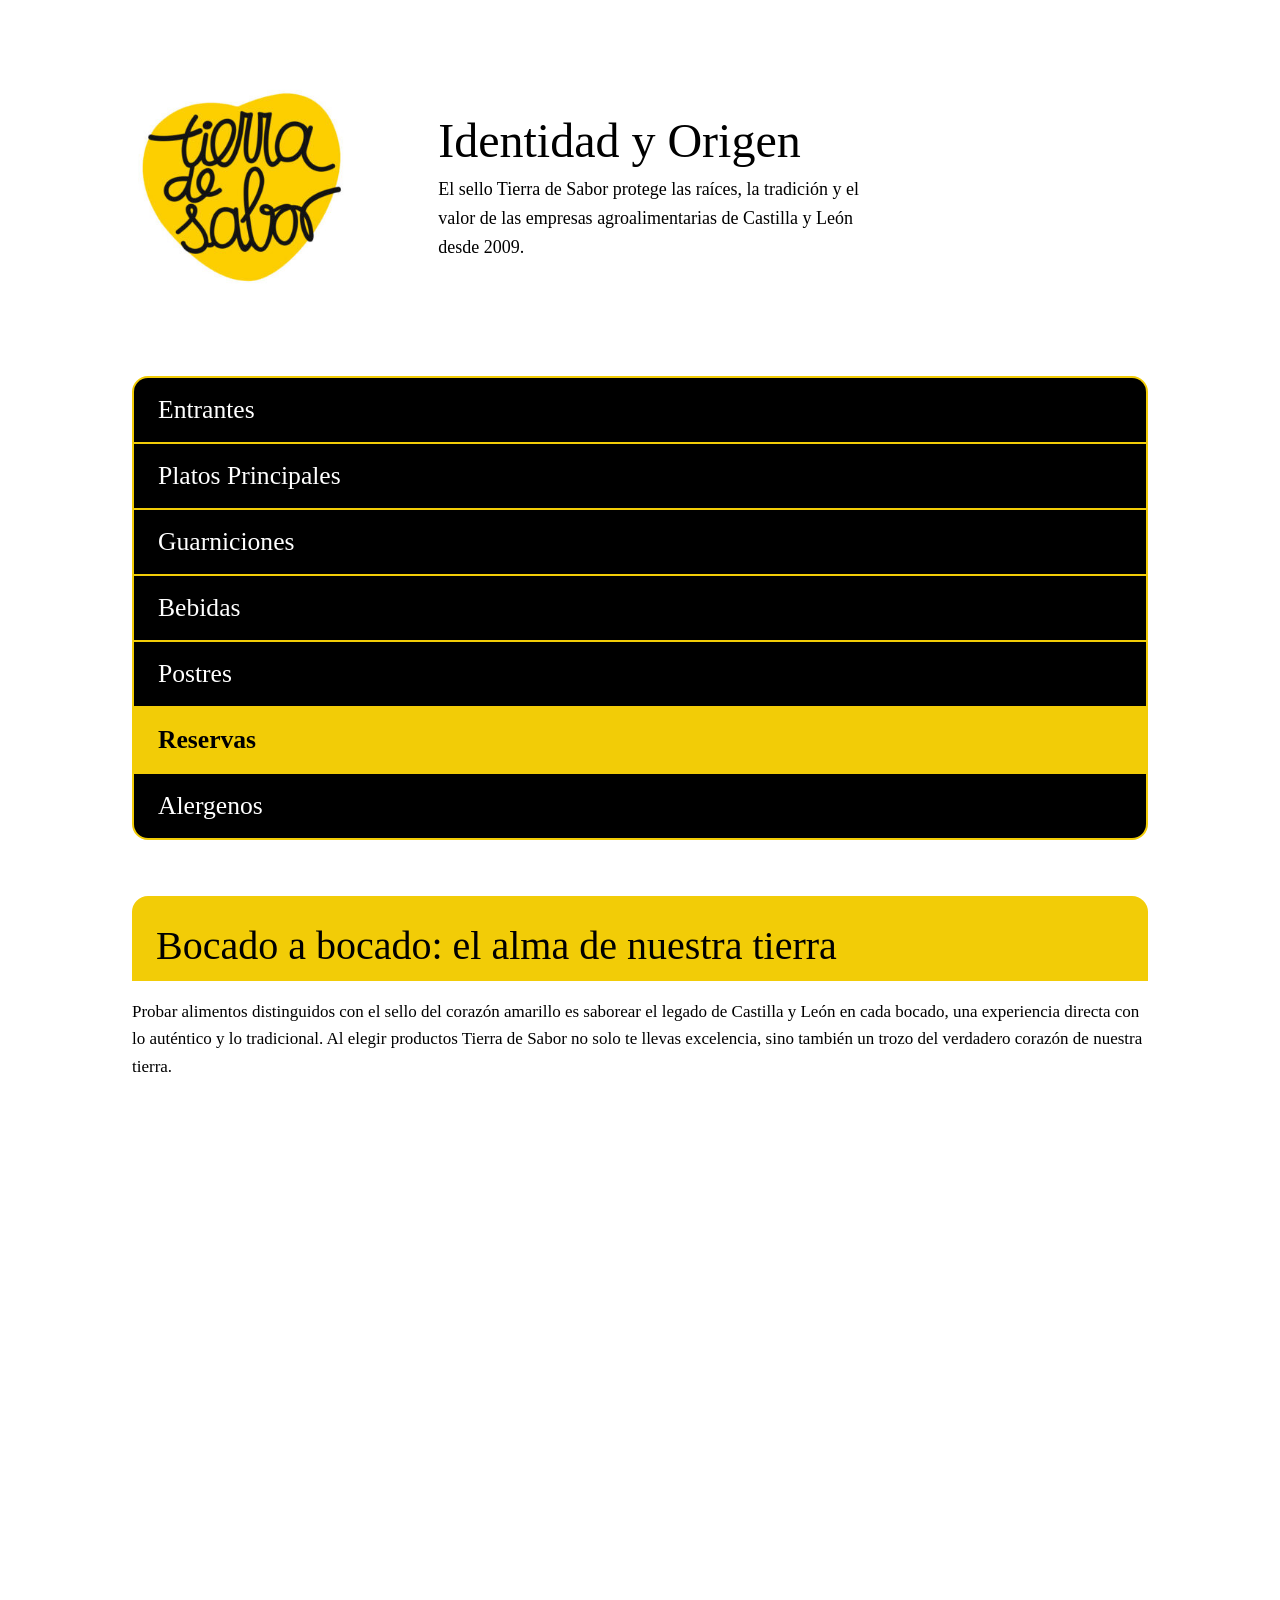
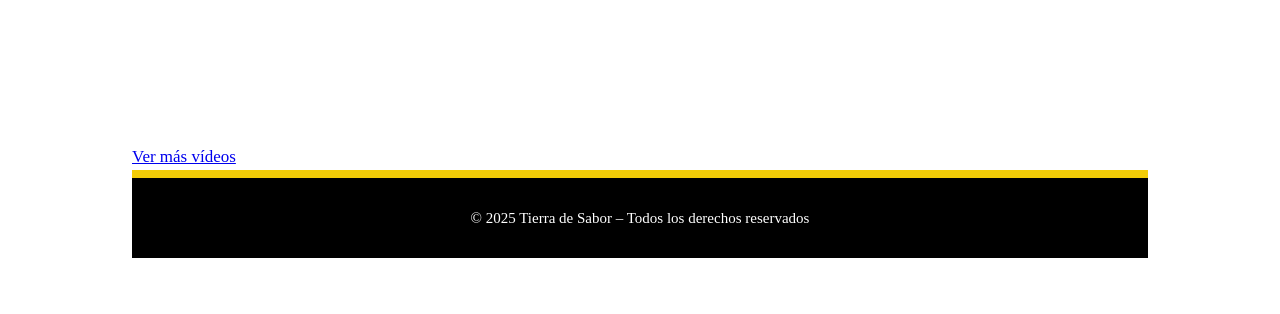
<file: Index.HTML>
<!DOCTYPE html>
<html lang="es">

<head>
    <meta charset="UTF-8">
    <meta name="viewport" content="width=device-width, initial-scale=1.0">
    <title>Tierra de Sabor | Inicio</title>
    <link rel="stylesheet" href="base.css">
    <link rel="stylesheet" href="styles.css">
    <link rel="preconnect" href="https://fonts.googleapis.com">
    <link rel="preconnect" href="https://fonts.gstatic.com" crossorigin>
    <link href="https://fonts.googleapis.com/css2?family=Montserrat:ital,wght@0,100..900;1,100..900&display=swap"
        rel="stylesheet">
</head>

<body>

    <header>
        <img class="logo" src="img/logo.jpeg" alt="Logo Tierra de Sabor">
        <h1>tierra de sabor</h1>
        <h2>Identidad y Origen</h2>
        <p>El sello Tierra de Sabor protege las raíces, la tradición y el valor de las empresas agroalimentarias de
            Castilla y León desde 2009.</p>
    </header>

    <main>

        <nav>
            <ul>
                <li><a href="entrantes\entrantes.html">Entrantes</a></li>
                <li><a href="principales\principales.html">Platos Principales</a></li>
                <li><a href="guarniciones\guarniciones.html">Guarniciones</a></li>
                <li><a href="bebidas\bebidas.html">Bebidas</a></li>
                <li><a href="postres\postres.html">Postres</a></li>
                <li><a href="reservas\reservas.html">Reservas</a></li>
                <li><a href="alergenos\alergenos.html">Alergenos</a></li>
            </ul>
        </nav>

        <h2>Bocado a bocado: el alma de nuestra tierra</h2>
        <p>Probar alimentos distinguidos con el sello del corazón amarillo es saborear el legado de Castilla y León en
            cada bocado, una experiencia directa con lo auténtico y lo tradicional.
            Al elegir productos Tierra de Sabor no solo te llevas excelencia, sino también un trozo del verdadero
            corazón de nuestra tierra.</p>


        <div class="multimedia">
            <div class="video1"> <iframe width="560" height="315"
                    src="https://www.youtube.com/embed/riGBq4AzjJw?si=41Qc9NxdvYCBg4uN" title="YouTube video player"
                    frameborder="0" loading="lazy"
                    allow="accelerometer; autoplay; clipboard-write; encrypted-media; gyroscope; picture-in-picture; web-share"
                    referrerpolicy="strict-origin-when-cross-origin" allowfullscreen></iframe>
            </div>
            <div class="video2"><iframe width="560" height="315"
                    src="https://www.youtube.com/embed/PkrMqQpwBbo?si=FlqNeT-7WmCogXwm" title="YouTube video player"
                    frameborder="0" loading="lazy"
                    allow="accelerometer; autoplay; clipboard-write; encrypted-media; gyroscope; picture-in-picture; web-share"
                    referrerpolicy="strict-origin-when-cross-origin" allowfullscreen></iframe>
            </div>
            <a href="https://www.youtube.com/@tierradesaborCyL/featured" class="canal" target="_blank" rel="noopener">
                <span class="letra-canal">Ver más vídeos</span>
            </a>
        </div>
        <div id="footer-container"></div>

        <script src="../scriptfooter.js" defer></script>

    </main>

</body>

</html>
</file>
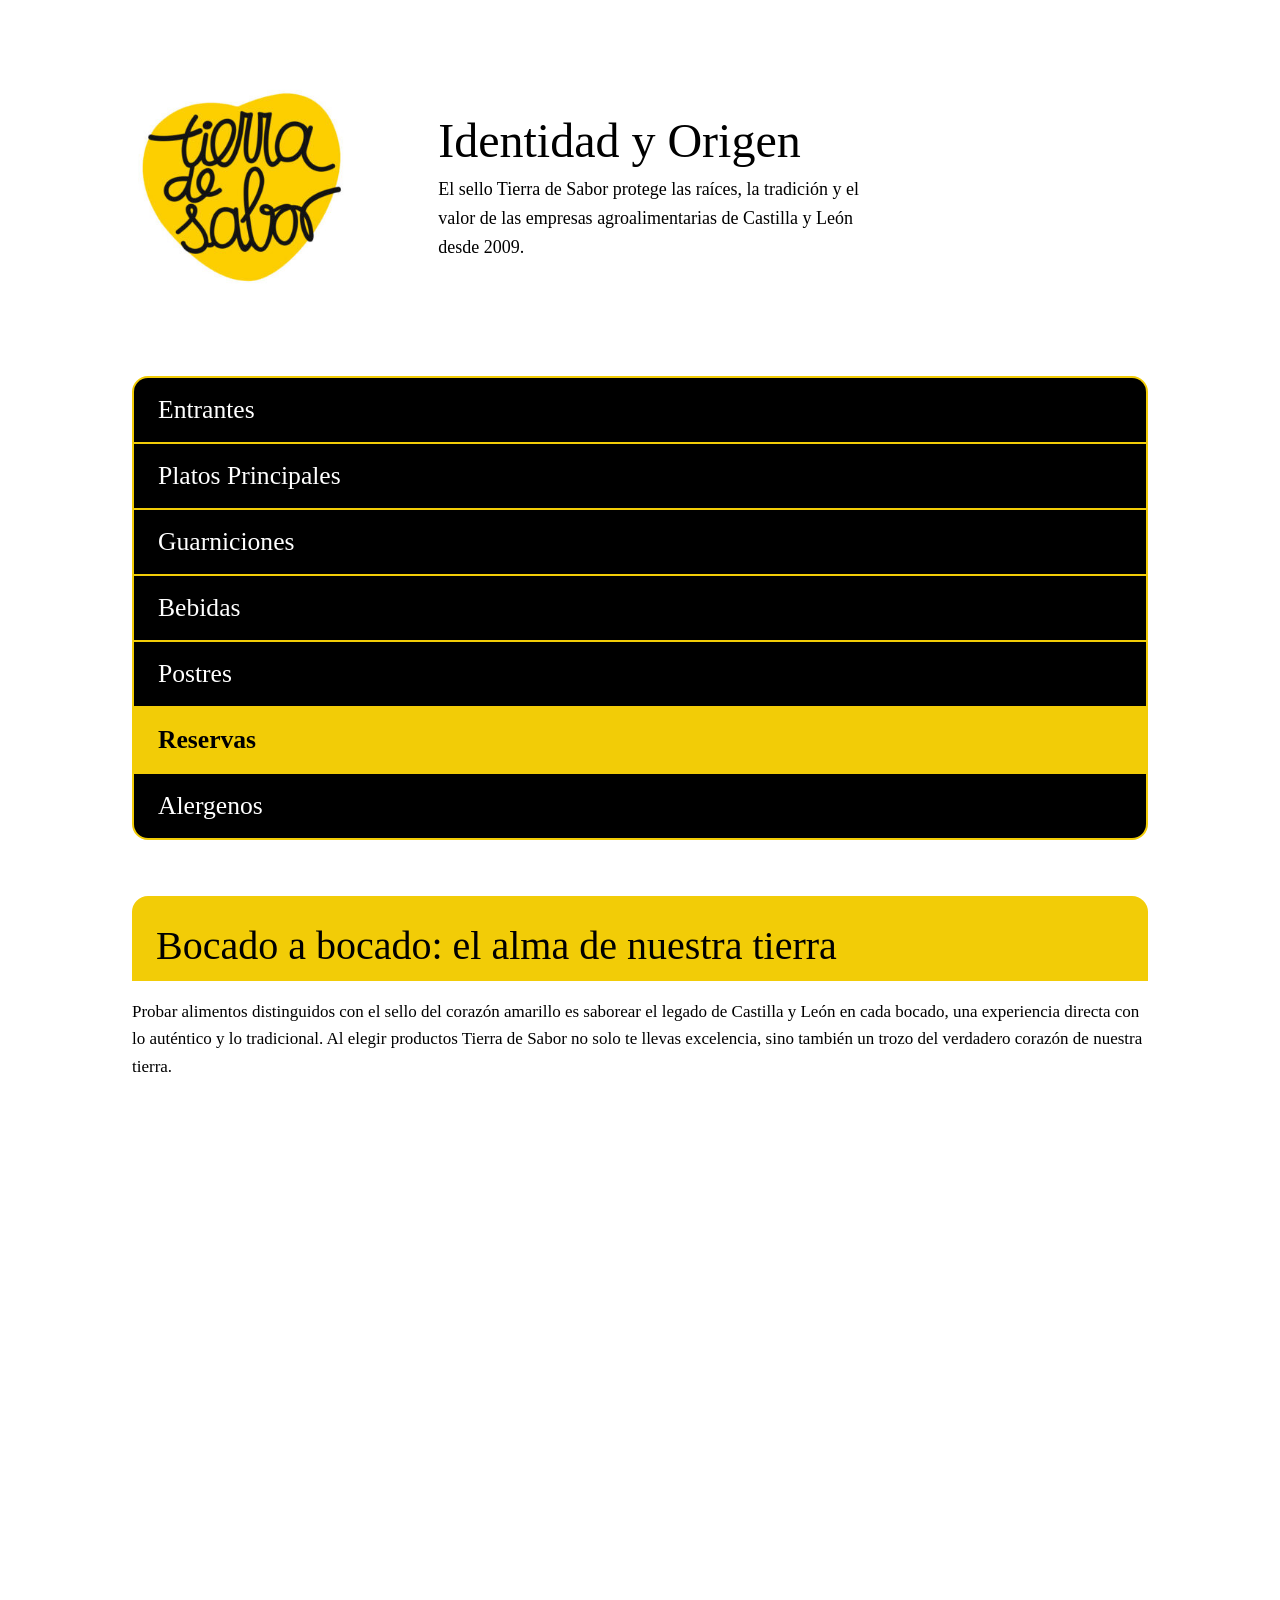
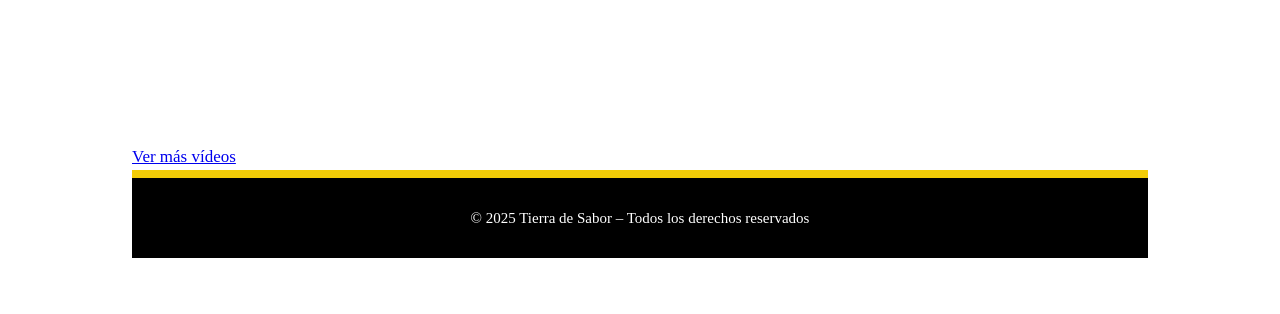
<file: index.html>
<!DOCTYPE html>
<html lang="es">

<head>
    <meta charset="UTF-8">
    <meta name="viewport" content="width=device-width, initial-scale=1.0">
    <title>Tierra de Sabor | Inicio</title>
    <link rel="stylesheet" href="base.css">
    <link rel="stylesheet" href="styles.css">
    <link rel="preconnect" href="https://fonts.googleapis.com">
    <link rel="preconnect" href="https://fonts.gstatic.com" crossorigin>
    <link href="https://fonts.googleapis.com/css2?family=Montserrat:ital,wght@0,100..900;1,100..900&display=swap"
        rel="stylesheet">
</head>

<body>

    <header>
        <img class="logo" src="img/logo.jpeg" alt="Logo Tierra de Sabor">
        <h1>tierra de sabor</h1>
        <h2>Identidad y Origen</h2>
        <p>El sello Tierra de Sabor protege las raíces, la tradición y el valor de las empresas agroalimentarias de
            Castilla y León desde 2009.</p>
    </header>

    <main>

        <nav>
            <ul>
                <li><a href="entrantes\entrantes.html">Entrantes</a></li>
                <li><a href="principales\principales.html">Platos Principales</a></li>
                <li><a href="guarniciones\guarniciones.html">Guarniciones</a></li>
                <li><a href="bebidas\bebidas.html">Bebidas</a></li>
                <li><a href="postres\postres.html">Postres</a></li>
                <li><a href="reservas\reservas.html">Reservas</a></li>
                <li><a href="alergenos\alergenos.html">Alergenos</a></li>
            </ul>
        </nav>

        <h2>Bocado a bocado: el alma de nuestra tierra</h2>
        <p>Probar alimentos distinguidos con el sello del corazón amarillo es saborear el legado de Castilla y León en
            cada bocado, una experiencia directa con lo auténtico y lo tradicional.
            Al elegir productos Tierra de Sabor no solo te llevas excelencia, sino también un trozo del verdadero
            corazón de nuestra tierra.</p>


        <div class="multimedia">
            <div class="video1"> <iframe width="560" height="315"
                    src="https://www.youtube.com/embed/riGBq4AzjJw?si=41Qc9NxdvYCBg4uN" title="YouTube video player"
                    frameborder="0" loading="lazy"
                    allow="accelerometer; autoplay; clipboard-write; encrypted-media; gyroscope; picture-in-picture; web-share"
                    referrerpolicy="strict-origin-when-cross-origin" allowfullscreen></iframe>
            </div>
            <div class="video2"><iframe width="560" height="315"
                    src="https://www.youtube.com/embed/PkrMqQpwBbo?si=FlqNeT-7WmCogXwm" title="YouTube video player"
                    frameborder="0" loading="lazy"
                    allow="accelerometer; autoplay; clipboard-write; encrypted-media; gyroscope; picture-in-picture; web-share"
                    referrerpolicy="strict-origin-when-cross-origin" allowfullscreen></iframe>
            </div>
            <a href="https://www.youtube.com/@tierradesaborCyL/featured" class="canal" target="_blank" rel="noopener">
                <span class="letra-canal">Ver más vídeos</span>
            </a>
        </div>
        <div id="footer-container"></div>

        <script src="../scriptfooter.js" defer></script>

    </main>

</body>

</html>
</file>
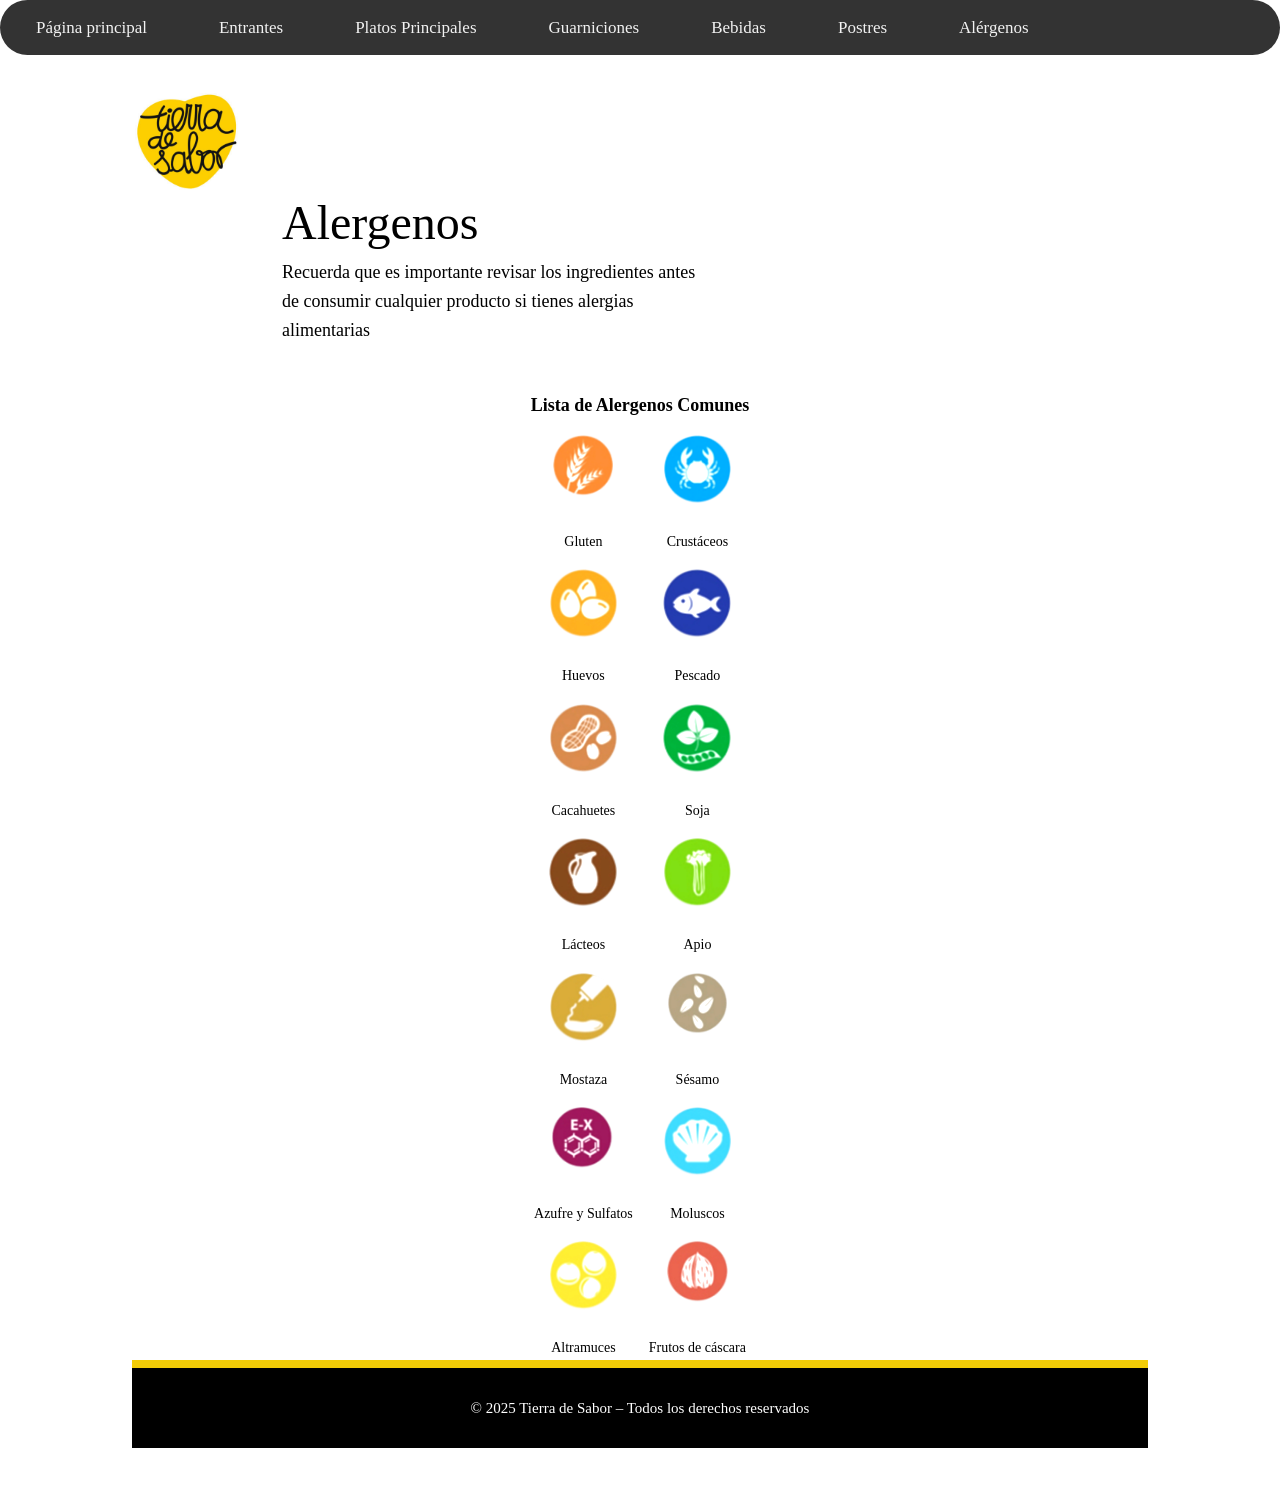
<file: alergenos/alergenos.html>
<!doctype html>
<html lang="en">
  <head>
    <meta charset="UTF-8" />
    <meta name="viewport" content="width=device-width, initial-scale=1.0" />
    <title>Alergenos</title>
    <link rel="stylesheet" href="alergenos.css" />
    <link rel="stylesheet" href="../base.css" />
    <link rel="preconnect" href="https://fonts.googleapis.com" />
    <link rel="preconnect" href="https://fonts.gstatic.com" crossorigin />
    <link
      href="https://fonts.googleapis.com/css2?family=Montserrat:ital,wght@0,100..900;1,100..900&display=swap"
      rel="stylesheet"
    />
  </head>
<div class="topnav" id="myTopnav">
  <a href="../index.html">Página principal</a>
  <a href="../entrantes/entrantes.html">Entrantes</a>
  <a href="../principales/principales.html">Platos Principales</a>
  <a href="../guarniciones/guarniciones.html">Guarniciones</a>
  <a href="../bebidas/bebidas.html">Bebidas</a>
  <a href="../postres/postres.html">Postres</a>
  <a href="../alergenos/alergenos.html">Alérgenos</a>
</div>
  <body>
    <header>
      <img src="../img/logo.jpeg" alt="Logo Tierra de Sabor" />
      <h1>Alergenos</h1>
      <p>
        Recuerda que es importante revisar los ingredientes antes de consumir
        cualquier producto si tienes alergias alimentarias
      </p>
    </header>

    <main>
      <section>
        <h2>Lista de Alergenos Comunes</h2>
        <ul>
          <li>
            <img src="img\gluten.png" alt="Icono de gluten" /><span
              >Gluten</span
            >
          </li>
          <li>
            <img src="img\crustaceos.png" alt="Icono de crustáceos" /><span
              >Crustáceos</span
            >
          </li>
          <li>
            <img src="img\huevos.png" alt="Icono de huevos" /><span
              >Huevos</span
            >
          </li>
          <li>
            <img src="img\pescado.png" alt="Icono de pescado" /><span
              >Pescado</span
            >
          </li>
          <li>
            <img src="img\cacahuetes.png" alt="Icono de cacahuetes" /><span
              >Cacahuetes</span
            >
          </li>
          <li>
            <img src="img\soja.png" alt="Icono de soja" /><span>Soja</span>
          </li>
          <li>
            <img src="img\lacteos.png" alt="Icono de lácteos" /><span
              >Lácteos</span
            >
          </li>
          <li>
            <img src="img\apio.png" alt="Icono de apio" /><span>Apio</span>
          </li>
          <li>
            <img src="img\mostaza.png" alt="Icono de mostaza" /><span
              >Mostaza</span
            >
          </li>
          <li>
            <img src="img\sesamo.png" alt="Icono de sésamo" /><span
              >Sésamo</span
            >
          </li>
          <li>
            <img
              src="img\azufre-y-sulfatos.png"
              alt="Icono de azufre y sulfatos"
            /><span>Azufre y Sulfatos</span>
          </li>
          <li>
            <img src="img\moluscos.png" alt="Icono de moluscos" /><span
              >Moluscos</span
            >
          </li>
          <li>
            <img src="img\altramuces.png" alt="Icono de altramuces" /><span
              >Altramuces</span
            >
          </li>
          <li>
            <img src="img\cascara.png" alt="Icono de frutos de cáscara" /><span
              >Frutos de cáscara</span
            >
          </li>
        </ul>
      </section>

     <div id="footer-container"></div>

      <script src="../scriptfooter.js" defer></script>  
    </main>
  </body>
</html>
</file>
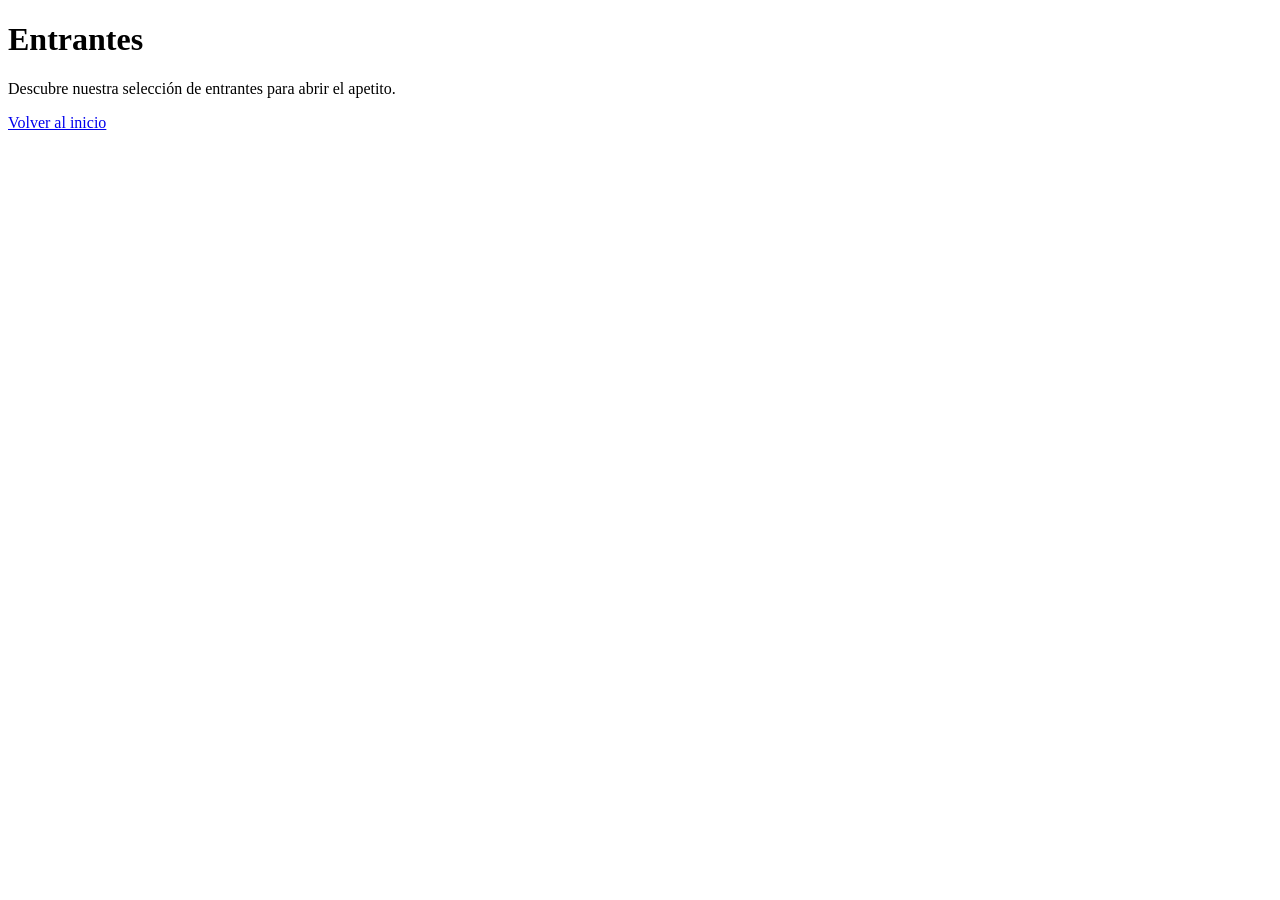
<file: Menu/entrantes.html>
<!DOCTYPE html>
<html lang="es">

<head>
    <meta charset="UTF-8">
    <meta name="viewport" content="width=device-width, initial-scale=1.0">
    <title>Entrantes</title>
    <link rel="icon" type="image/x-icon" href="../img/logo-chiquito.png">
</head>

<body>
    <main>
        <h1>Entrantes</h1>
        <p>Descubre nuestra selección de entrantes para abrir el apetito.</p>
        <a href="../Index.HTML">Volver al inicio</a>
    </main>
</body>

</html>
</file>
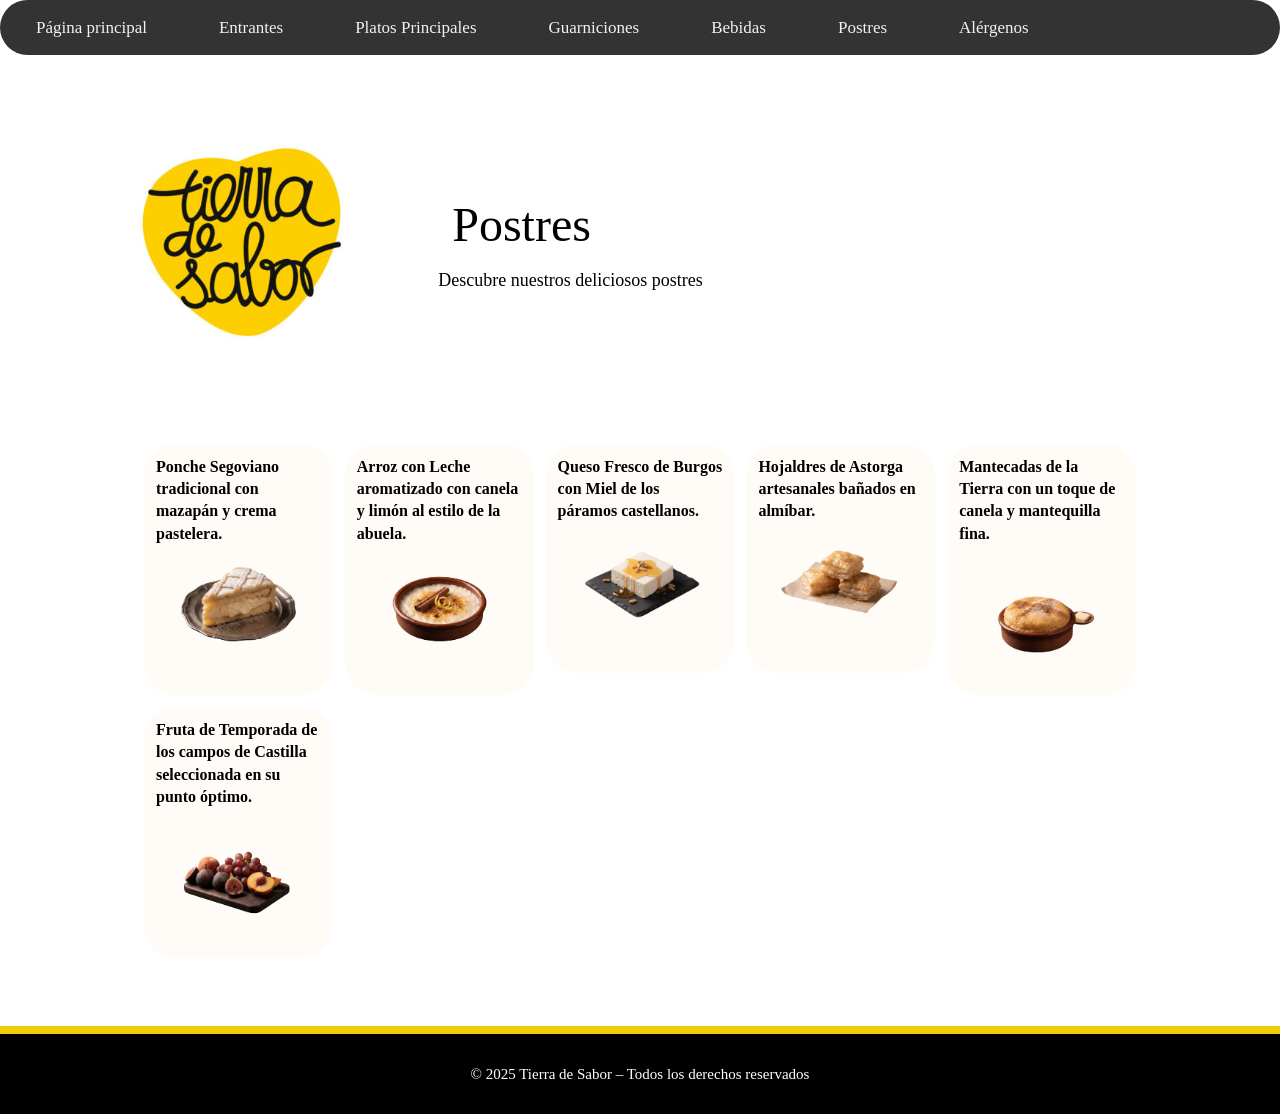
<file: postres/postres.html>
<!doctype html>
<html lang="en">
  <head>
    <meta charset="UTF-8" />
    <meta name="viewport" content="width=device-width, initial-scale=1.0" />
    <title>Postres</title>
    <link rel="stylesheet" href="postres.css" />
    <link rel="stylesheet" href="../base.css" />
       <link rel="preconnect" href="https://fonts.googleapis.com" />
    <link rel="preconnect" href="https://fonts.gstatic.com" crossorigin />
    <link
      href="https://fonts.googleapis.com/css2?family=Montserrat:ital,wght@0,100..900;1,100..900&display=swap"
      rel="stylesheet"
  </head>

  <!-- El contenido de tu web va aquí encima -->
  <div class="topnav" id="myTopnav">
    <a href="../index.html">Página principal</a>
    <a href="../entrantes/entrantes.html">Entrantes</a>
    <a href="../principales/principales.html">Platos Principales</a>
    <a href="../guarniciones/guarniciones.html">Guarniciones</a>
    <a href="../bebidas/bebidas.html">Bebidas</a>
    <a href="../postres/postres.html">Postres</a>
    <a href="../alergenos/alergenos.html">Alérgenos</a>
  </div>
  <body>
    <header>
      <h1>Postres</h1>
      <p>Descubre nuestros deliciosos postres</p>
      <img class="logo" src="../img/logo.jpeg" alt="Logo Tierra de Sabor" />
    </header>
    <main>
      <div id="contenedor-postres"></div>
    </main>
<div id="footer-container"></div>

<script src="../scriptfooter.js" defer></script>

    <script src="main.js"></script>
  </body>
</html>
</file>
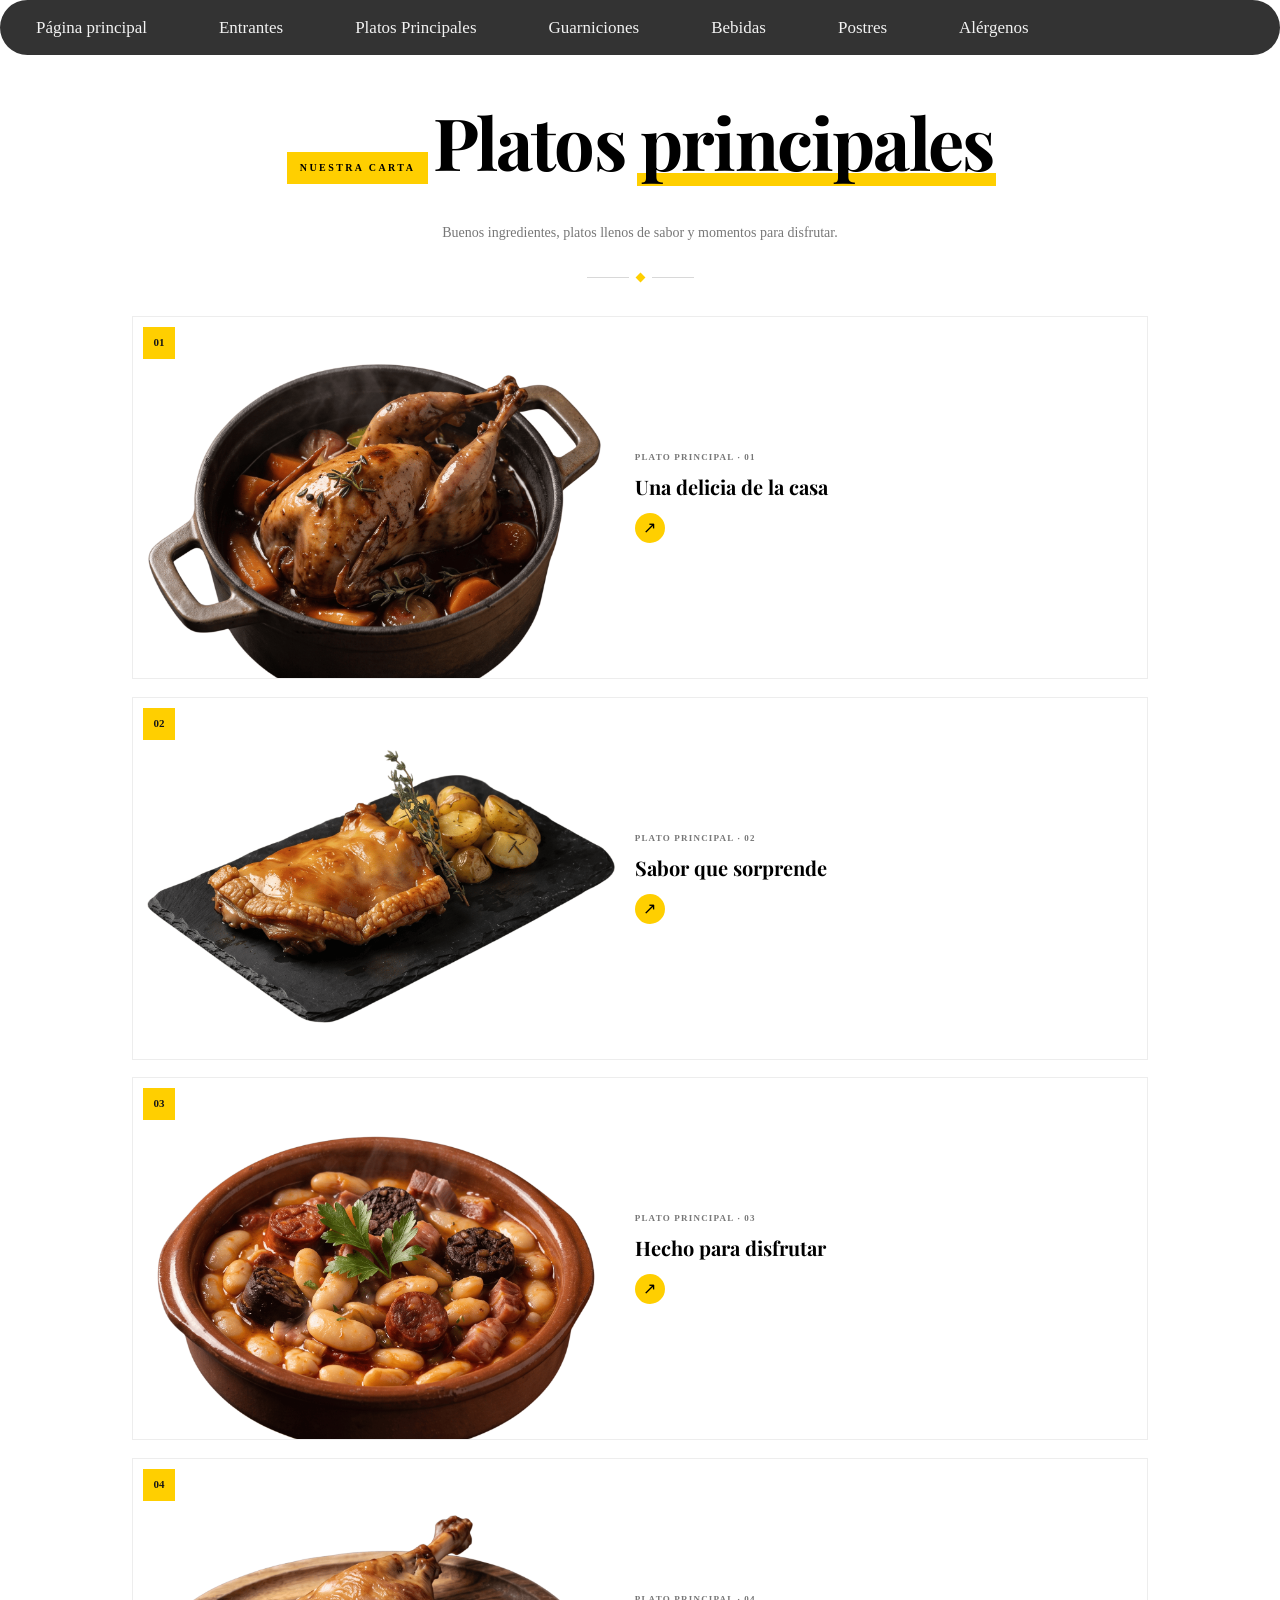
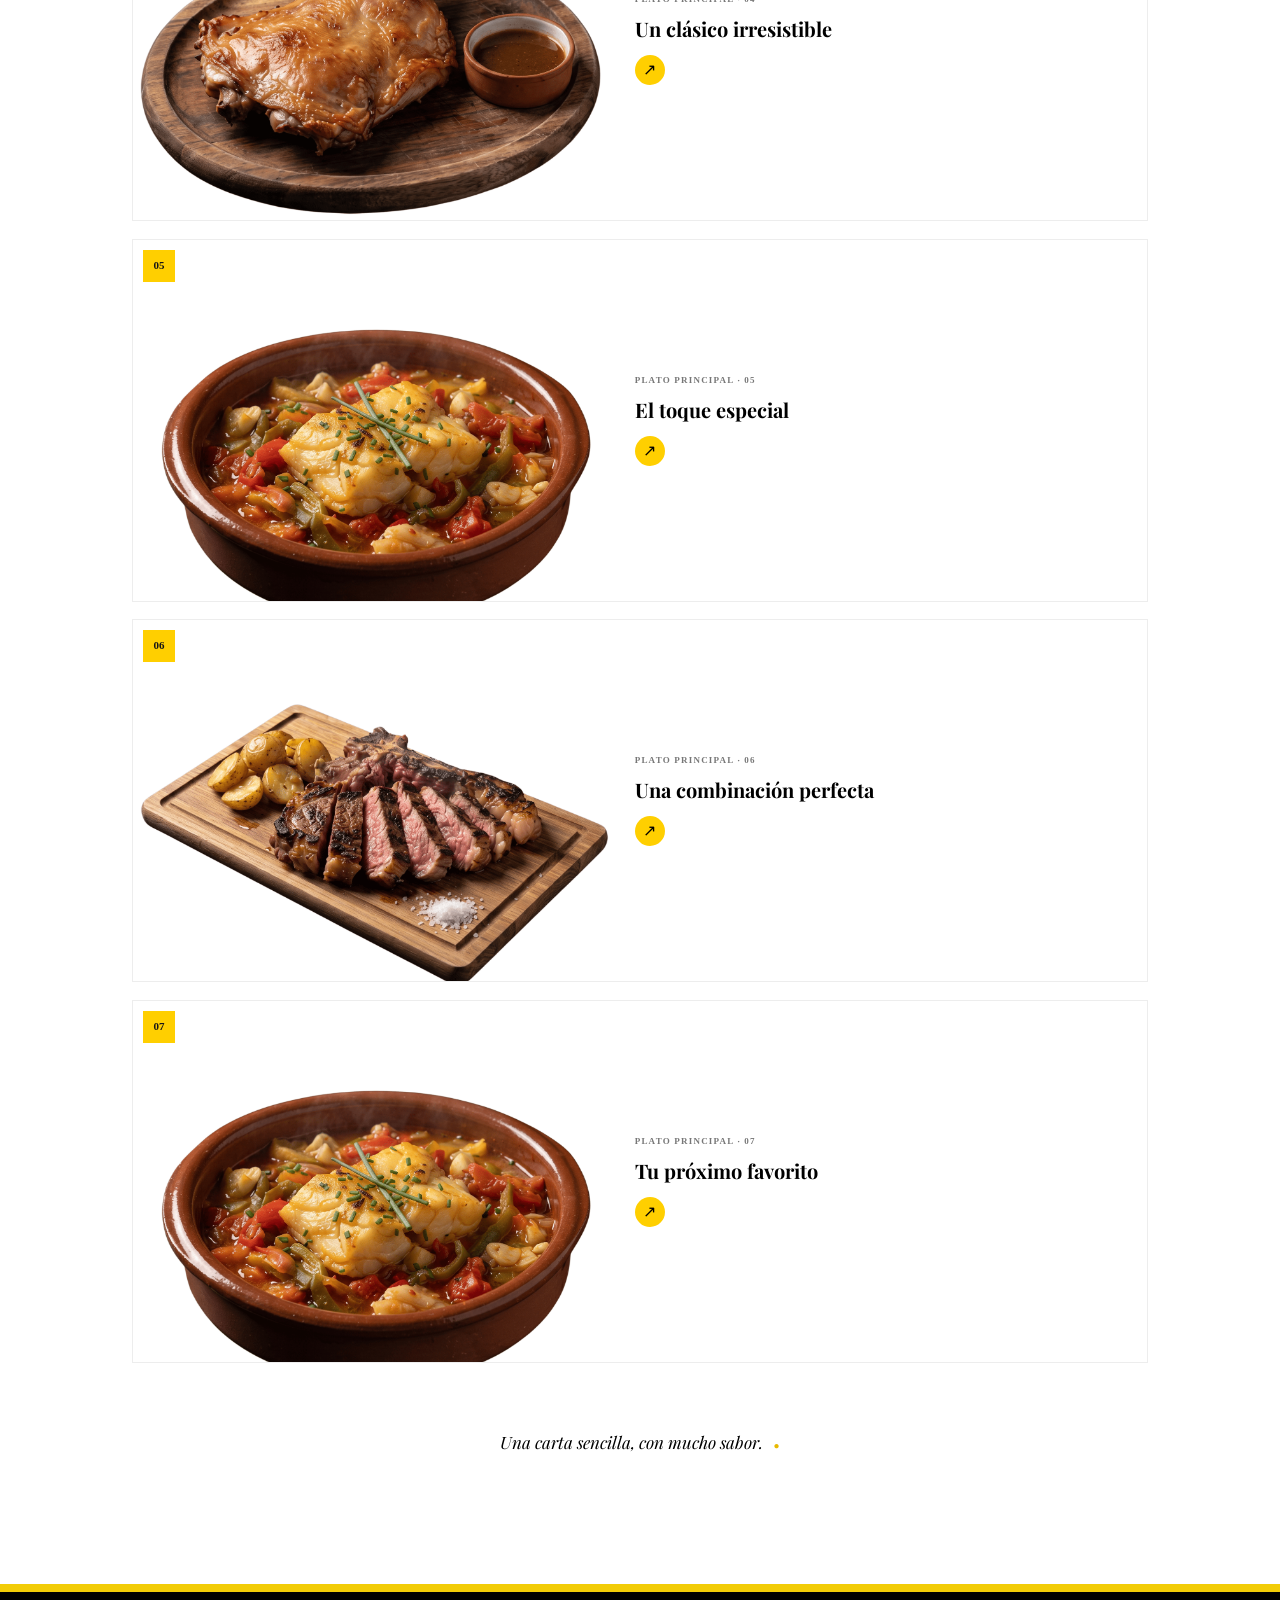
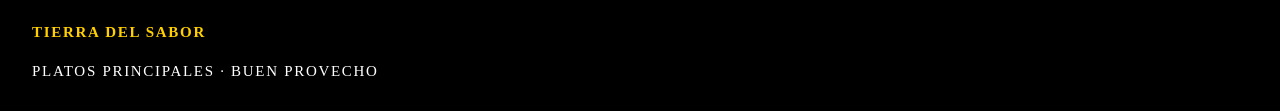
<file: principales/principales.html>
<!DOCTYPE html>
<html lang="es">
<head>
  <meta charset="UTF-8">
  <meta name="viewport" content="width=device-width, initial-scale=1.0">
  <meta name="description" content="Descubre nuestra selección de platos principales.">
  <title>Platos principales | Menú</title>
  <link rel="stylesheet" href="stylesprincipal.css">
  <link rel="stylesheet" href="../base.css">
</head>
<div class="topnav" id="myTopnav">
  <a href="../index.html">Página principal</a>
  <a href="../entrantes/entrantes.html">Entrantes</a>
  <a href="../principales/principales.html">Platos Principales</a>
  <a href="../guarniciones/guarniciones.html">Guarniciones</a>
  <a href="../bebidas/bebidas.html">Bebidas</a>
  <a href="../postres/postres.html">Postres</a>
  <a href="../alergenos/alergenos.html">Alérgenos</a>
</div>
<body>


  <main>
    <section class="intro">
      <p class="eyebrow">NUESTRA CARTA</p>
      <div class="hero-title-wrap">
        <span class="food-pop food-pop-one" aria-hidden="true">🍖</span>
        <span class="food-pop food-pop-two" aria-hidden="true">🧀</span>
        <span class="food-pop food-pop-three" aria-hidden="true">🥩</span>
        <span class="food-pop food-pop-four" aria-hidden="true">🍾</span>
        <h1>Platos <span>principales</span></h1>
      </div>
      <p class="subtitle">Buenos ingredientes, platos llenos de sabor y momentos para disfrutar.</p>
      <div class="intro-line"><span></span><span class="line-dot"></span><span></span></div>
    </section>

    <section class="dishes" id="galeria-platos" aria-label="Galería de platos principales">
      <p class="loading-message">Cargando platos...</p>
    </section>
    <p class="footnote">Una carta sencilla, con mucho sabor. <span>●</span></p>
  </main>
  <footer><span> TIERRA DEL SABOR </span><span>PLATOS PRINCIPALES · BUEN PROVECHO</span></footer>
  <script src="script.js"></script>
</body>
</html>
</file>
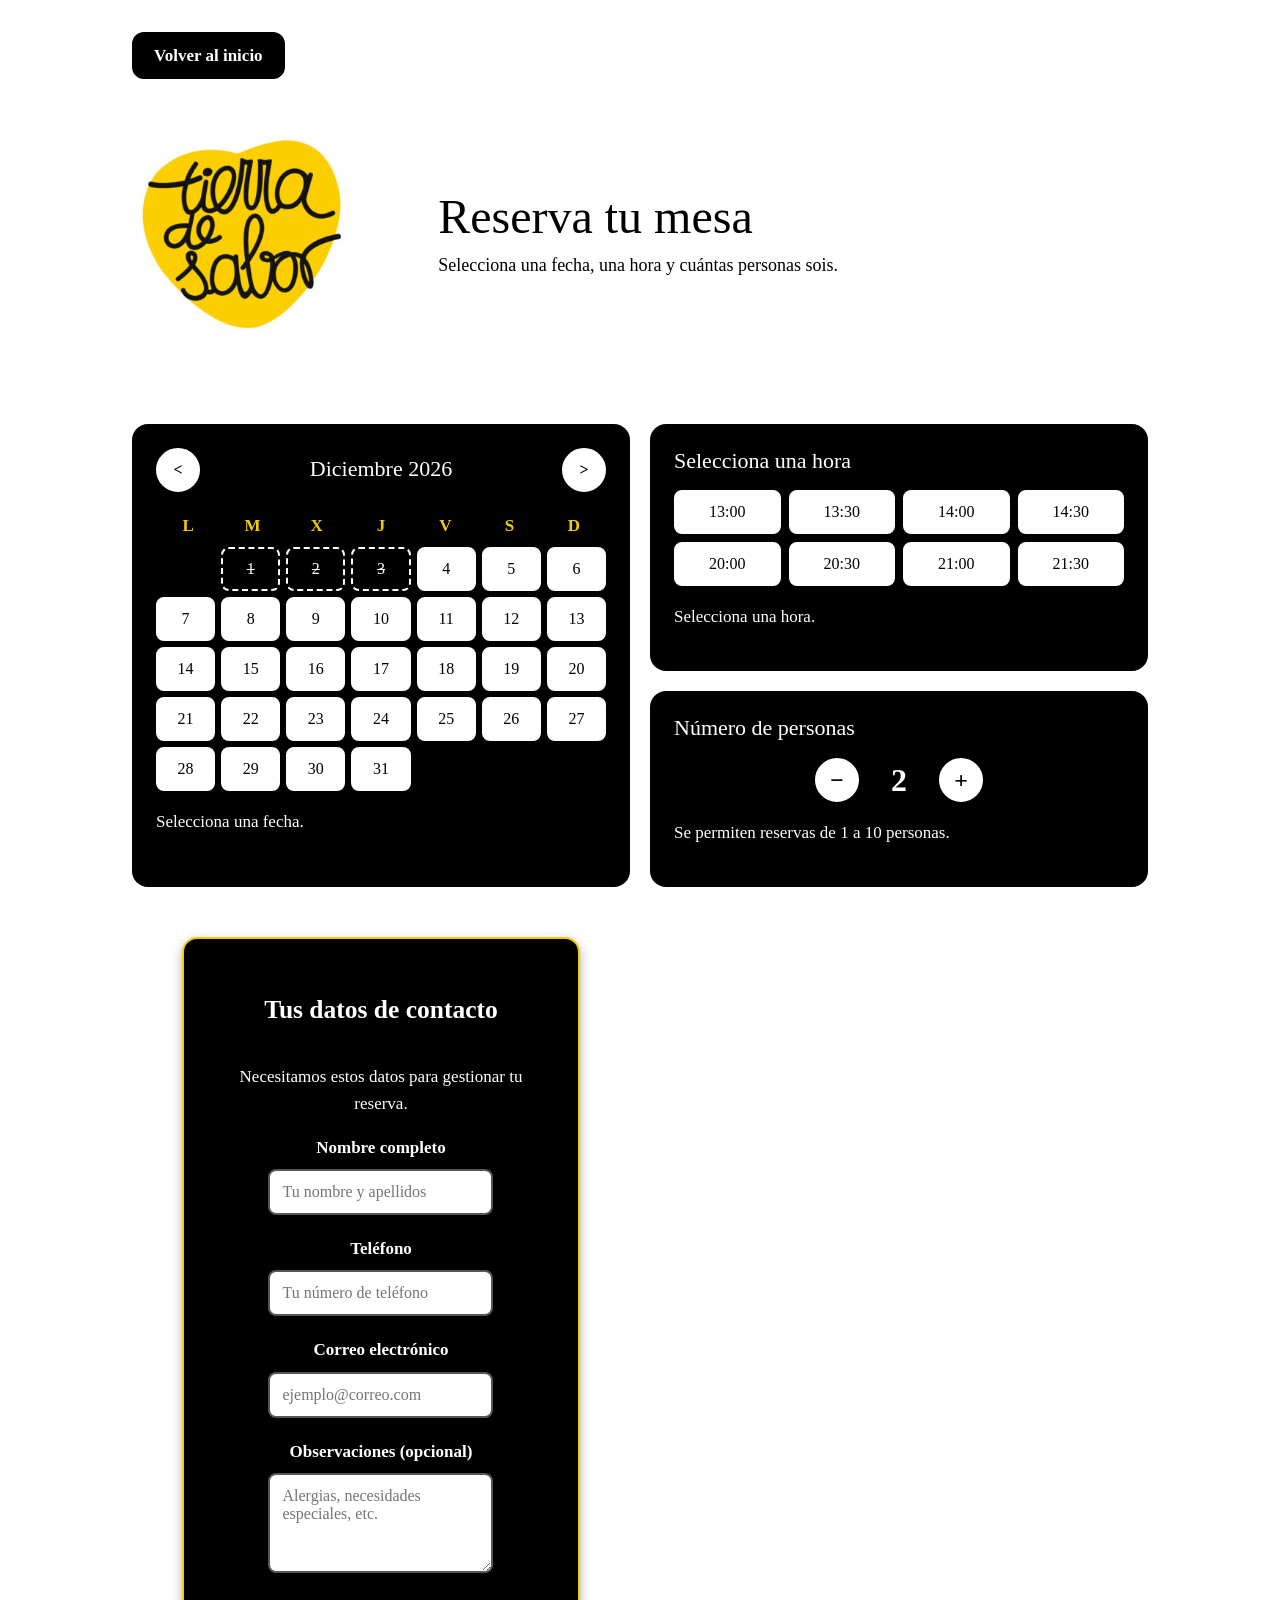
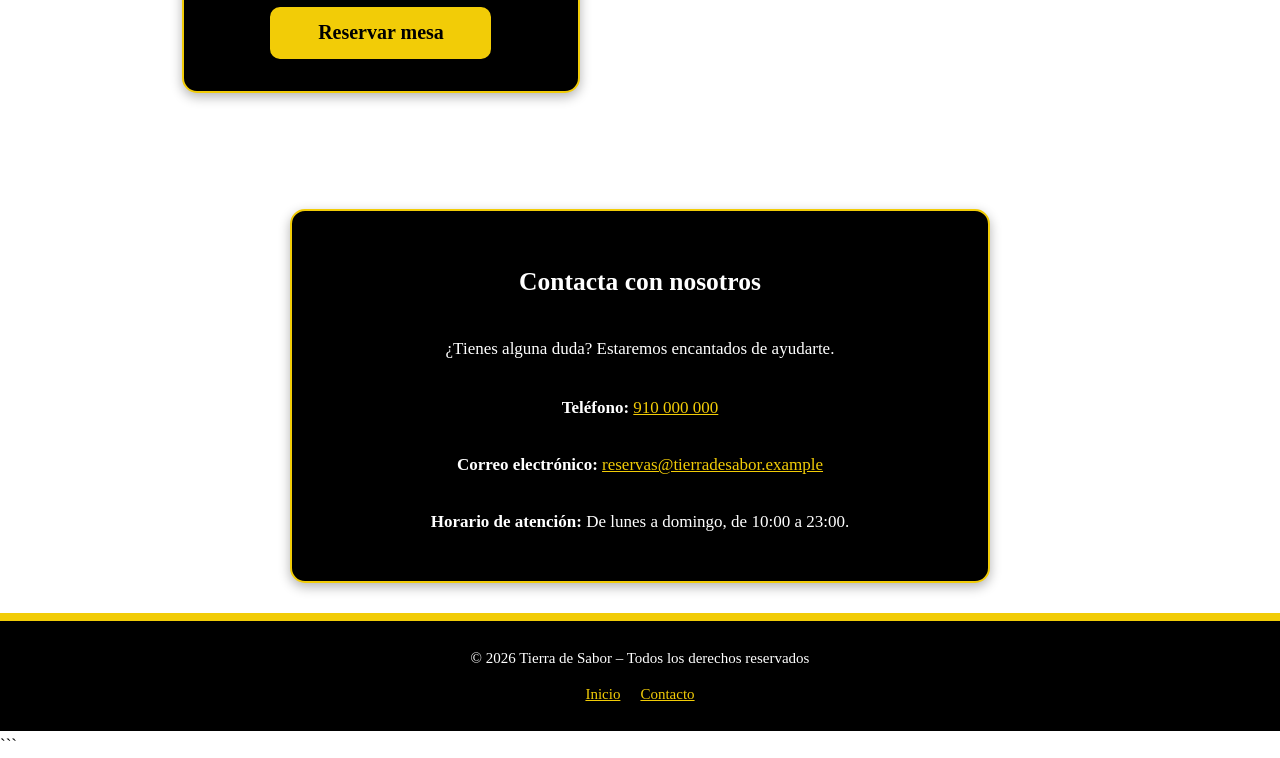
<file: Reservas/reservas.html>
<!DOCTYPE html>
<html lang="es">

<head>
    <meta charset="UTF-8">
    <meta name="viewport" content="width=device-width, initial-scale=1.0">

    <meta name="description" content="Reserva tu mesa en Tierra de Sabor. Elige la fecha, la hora y el número de personas.">

    <title>Reservas | Tierra de Sabor</title>

    <link rel="stylesheet" href="../base.css">
    <link rel="stylesheet" href="stylereserva.css">

    <link rel="preconnect" href="https://fonts.googleapis.com">
    <link rel="preconnect" href="https://fonts.gstatic.com" crossorigin>
    <link href="https://fonts.googleapis.com/css2?family=Montserrat:ital,wght@0,100..900;1,100..900&display=swap"
        rel="stylesheet">

    <script src="script.js" defer></script>
</head>

<body>

    <!-- CABECERA -->
    <header>
        <a href="../index.html" id="volverInicio" class="boton-volver">
            Volver al inicio
        </a>

        <img class="logo" src="../img/logo.jpeg" alt="Logo de Tierra de Sabor">

        <h1>Reserva tu mesa</h1>

        <p class="descripcion">
            Selecciona una fecha, una hora y cuántas personas sois.
        </p>
    </header>

    <!-- CONTENIDO PRINCIPAL -->
    <main>

        <!-- CALENDARIO -->
        <section class="calendario" aria-labelledby="mesActual">
            <div class="cabecera-calendario">

                <button type="button" id="mesAnterior" aria-label="Mes anterior">
                    &lt;
                </button>

                <h2 id="mesActual" aria-live="polite"></h2>

                <button type="button" id="mesSiguiente" aria-label="Mes siguiente">
                    &gt;
                </button>

            </div>

            <div class="dias-semana" aria-hidden="true">
                <span>L</span>
                <span>M</span>
                <span>X</span>
                <span>J</span>
                <span>V</span>
                <span>S</span>
                <span>D</span>
            </div>

            <div id="diasCalendario" class="dias-calendario"
                role="group" aria-label="Selecciona un día">
            </div>

            <p id="fechaSeleccionada" aria-live="polite">
                Selecciona una fecha.
            </p>
        </section>

        <!-- HORARIOS -->
        <section class="horarios" aria-labelledby="tituloHorarios">

            <h2 id="tituloHorarios">Selecciona una hora</h2>

            <div id="horas" class="horas">

                <button type="button">13:00</button>
                <button type="button">13:30</button>
                <button type="button">14:00</button>
                <button type="button">14:30</button>

                <button type="button">20:00</button>
                <button type="button">20:30</button>
                <button type="button">21:00</button>
                <button type="button">21:30</button>

            </div>

            <p id="horaSeleccionada" aria-live="polite">
                Selecciona una hora.
            </p>

        </section>

        <!-- NÚMERO DE PERSONAS -->
        <section class="personas" aria-labelledby="tituloPersonas">

            <h2 id="tituloPersonas">Número de personas</h2>

            <div class="contador">

                <button type="button" id="menos"
                    aria-label="Una persona menos">
                    −
                </button>

                <span id="cantidad" aria-live="polite">2</span>

                <button type="button" id="mas"
                    aria-label="Una persona más">
                    +
                </button>

            </div>

            <p>Se permiten reservas de 1 a 10 personas.</p>

        </section>

        <!-- DATOS DE CONTACTO DEL CLIENTE -->
        <section class="datos-cliente" aria-labelledby="tituloDatos">

            <h2 id="tituloDatos">Tus datos de contacto</h2>

            <p>Necesitamos estos datos para gestionar tu reserva.</p>

            <form id="formularioReserva">

                <div class="campo">
                    <label for="nombre">Nombre completo</label>
                    <input type="text" id="nombre" name="nombre"
                        placeholder="Tu nombre y apellidos"
                        autocomplete="name" required>
                </div>

                <div class="campo">
                    <label for="telefono">Teléfono</label>
                    <input type="tel" id="telefono" name="telefono"
                        placeholder="Tu número de teléfono"
                        autocomplete="tel" required>
                </div>

                <div class="campo">
                    <label for="email">Correo electrónico</label>
                    <input type="email" id="email" name="email"
                        placeholder="ejemplo@correo.com"
                        autocomplete="email" required>
                </div>

                <div class="campo">
                    <label for="observaciones">
                        Observaciones (opcional)
                    </label>

                    <textarea id="observaciones" name="observaciones"
                        rows="4"
                        placeholder="Alergias, necesidades especiales, etc."></textarea>
                </div>

                <button type="submit" id="botonReservar"
                    class="boton-reservar">
                    Reservar mesa
                </button>

            </form>

            <div id="confirmacion" class="confirmacion"
                role="status" aria-live="polite">
            </div>

        </section>

    </main>

    <!-- CONTACTO DEL RESTAURANTE -->
    <section class="contacto" id="contacto"
        aria-labelledby="tituloContacto">

        <h2 id="tituloContacto">Contacta con nosotros</h2>

        <p>¿Tienes alguna duda? Estaremos encantados de ayudarte.</p>

        <div class="datos-contacto">

            <p>
                <strong>Teléfono:</strong>
                <a href="tel:+34910000000">910 000 000</a>
            </p>

            <p>
                <strong>Correo electrónico:</strong>
                <a href="mailto:reservas@tierradesabor.example">
                    reservas@tierradesabor.example
                </a>
            </p>

            <p>
                <strong>Horario de atención:</strong>
                De lunes a domingo, de 10:00 a 23:00.
            </p>

        </div>

    </section>

    <!-- PIE DE PÁGINA -->
    <footer>
        <p>
            © 2026 Tierra de Sabor – Todos los derechos reservados
        </p>

        <nav aria-label="Enlaces del pie de página">
            <a href="../index.html">Inicio</a>
            <a href="#contacto">Contacto</a>
        </nav>
    </footer>

</body>

</html>
```
</file>
<file: base.css>
/* ==========================================================================
   TIERRA DE SABOR · base.css  (estilos comunes a todas las páginas)
   Manual de Identidad Corporativa:
   - Colores: solo amarillo #F2CC07 (Pantone 116 C), negro y blanco.
     Sin degradados, sombras, grises ni opacidades.
   - Tipografías: Neutra Text, DIN e ITC New Baskerville (fonts/fonts.css).
   - Logotipo sin deformar y con su área de protección (módulo X).

   Orden de carga en cada página:
     1. fonts/fonts.css   2. base.css   3. el CSS propio de la página

   La cabecera común espera, en este orden y todos opcionales:
     <a class="boton-volver"> · <img class="logo"> · <h1> (o <h2>) · <p>
   ========================================================================== */


/* --------------------------------------------------------------------------
   1. VARIABLES
   -------------------------------------------------------------------------- */
:root {
    /* Paleta oficial */
    --amarillo: #F2CC07;
    /* Pantone 116 C · R242 G204 B7 */
    --negro: #000000;
    --blanco: #FFFFFF;
    /* Medidas */
    --ancho-contenido: 1080px;
    --margen: clamp(1rem, 4vw, 2rem);
    --espacio: clamp(2rem, 5vw, 3.5rem);
    --radio: 16px;
    --toque: 2.75rem;
    /* 44 px: tamaño cómodo para tocar */

    /* Logotipo: mínimo de marca en pantalla 40 px de ancho. El área de
       protección (módulo X) mide aprox. el 21 % del ancho del logotipo
       (manual, p. 15). */
    --logo-ancho: clamp(150px, 38vw, 220px);
    --logo-x: calc(var(--logo-ancho) * 0.21);
}


/* --------------------------------------------------------------------------
   2. BASE
   -------------------------------------------------------------------------- */
*,
*::before,
*::after {
    box-sizing: border-box;
}
.active {
    background-color: #f2cc07;
    color: white;
    border-radius: 33px;
}

.topnav {
    overflow: visible;
    display: flex;
    flex-wrap: wrap;
    background-color: #333;
    text-align: center;
    border-radius: 33px;
}

.topnav a {
    float: left;
    display: block;
    color: #f2f2f2;
    text-align: center;
    padding: 14px 36px;
    text-decoration: none;
    font-size: 17px;
    font-family: var(--f-editorial);
    border-radius: 33px;
}

.topnav .icon {
    display: none;
}

.dropdown {
    float: left;
    overflow: hidden;
}

.dropdown .dropbtn {
    font-size: 17px;
    border: none;
    outline: none;
    color: white;
    padding: 14px 16px;
    background-color: inherit;
    font-family: inherit;
    margin: 0;
    border-radius: 33px;
    transition: 0.5s;
}

.dropdown-content {
    display: none;
    position: absolute;
    min-width: 160px;
    box-shadow: 0px 8px 16px 0px rgba(0,0,0,0.2);
    z-index: 1;
    transition: 0.5s;
    border-bottom-left-radius: 33px;
    border-bottom-right-radius: 33px;
    background-color: #333;
    color: #FFFFFF;
}

.dropdown-content a {
    float: none;
    color: black;
    padding: 12px 16px;
    text-decoration: none;
    display: block;
    text-align: left;
}

.topnav a:hover, .dropdown:hover .dropbtn {
    background-color: #f2cc07;
    color: black;
    transition: 0.5s;
}

.dropdown-content a:hover {
    background-color: #ddd;
    color: black;
    transition: 0.5s;
}

.dropdown:hover .dropdown-content {
    display: block;
    transition: 0.5s;
}



@media screen and (max-width: 400px) {
    .topnav {
        display: flex;
        flex-direction: column;
        align-items: stretch;
        width: 100%;
        border-radius: 20px;
        padding: 5px;
    }

    .topnav a {
        display: block;
        width: 100%;
        padding: 12px 8px;
        font-size: 15px;
        text-align: center;
        overflow-wrap: anywhere;
    }

    .topnav .icon {
        display: none;
    }

    .dropdown {
        float: none;
        width: 100%;
    }

    .dropdown .dropbtn {
        width: 100%;
        text-align: center;
    }

    .dropdown-content {
        position: relative;
        width: 100%;
        box-sizing: border-box;
    }

    .dropdown-content a {
        text-align: center;
    }
}

html {
    -webkit-text-size-adjust: 100%;
}

body {
    margin: 0;
    min-height: 100vh;
    display: flex;
    flex-direction: column;
    background: var(--blanco);
    color: var(--negro);
    font-family: var(--f-principal);
    font-size: 1.0625rem;
    line-height: 1.6;
}

header,
main {
    width: 100%;
    max-width: var(--ancho-contenido);
    margin-inline: auto;
}

main {
    padding: 0 var(--margen) var(--espacio);
}


/* --------------------------------------------------------------------------
   3. CABECERA COMÚN
   -------------------------------------------------------------------------- */
header {
    padding: var(--margen);
    display: grid;
    grid-template-areas:
        "volver"
        "logo"
        "titulo"
        "texto";
    column-gap: 2.5rem;
    justify-items: start;
    text-align: left;
}

.boton-volver {
    grid-area: volver;
    display: inline-flex;
    align-items: center;
    min-height: var(--toque);
    padding: 0.5rem 1.25rem;
    background: var(--negro);
    color: var(--blanco);
    border: 2px solid var(--negro);
    border-radius: 12px;
    font-family: var(--f-secundaria);
    font-weight: 700;
    text-decoration: none;
    transition: background-color 0.2s, color 0.2s, transform 0.3s ease;
}

.boton-volver:hover,
.boton-volver:focus-visible {
    background: var(--amarillo);
    color: var(--negro);
    transform: scale(1.03);
}

.boton-volver:focus-visible {
    outline: 3px solid var(--negro);
    outline-offset: 3px;
}

.logo {
    grid-area: logo;
    display: block;
    width: var(--logo-ancho);
    height: auto;
    /* nunca fijar ancho y alto a la vez: el logotipo no se deforma */
    margin: var(--logo-x) var(--logo-x) var(--logo-x) 0;
    /* área de protección; a la izquierda basta el borde de la página */
    border: 0;
}

header h1,
header h2 {
    grid-area: titulo;
    align-self: end;
    margin: 0;
    font-weight: 400;
    font-size: clamp(2rem, 6vw, 3rem);
    line-height: 1.1;
}

header p {
    grid-area: texto;
    align-self: start;
    margin: 0.5rem 0 0;
    max-width: 48ch;
    font-size: 1.125rem;
}


/* --------------------------------------------------------------------------
   4. PIE COMÚN
   -------------------------------------------------------------------------- */
footer {
    margin-top: auto;
    padding: 1.75rem var(--margen);
    background: var(--negro);
    border-top: 8px solid var(--amarillo);
    color: var(--blanco);
    font-family: var(--f-secundaria);
    font-size: 0.9375rem;
    text-align: center;
}

footer p {
    margin: 0;
}


/* --------------------------------------------------------------------------
   5. TABLET Y ESCRITORIO
   -------------------------------------------------------------------------- */
@media (min-width: 720px) {
    header {
        grid-template-columns: auto 1fr;
        grid-template-areas:
            "volver volver"
            "logo   titulo"
            "logo   texto";
        align-items: center;
    }
}


/* --------------------------------------------------------------------------
   6. MOVIMIENTO REDUCIDO
   -------------------------------------------------------------------------- */
@media (prefers-reduced-motion: reduce) {

    *,
    *::before,
    *::after {
        transition: none !important;
    }

    a:hover,
    a:focus-visible,
    button:hover,
    button:focus-visible {
        transform: none !important;
    }
}
</file>
<file: styles.css>
/* ==========================================================================
   TIERRA DE SABOR · Página de inicio (menú)
   Estilos propios del inicio. Variables, base, cabecera y pie están en
   base.css. Tipografías en fonts/fonts.css.
   ========================================================================== */


/* --------------------------------------------------------------------------
   1. CABECERA Y CONTENIDO
   El logotipo ya dice "Tierra de Sabor", así que el h1 se deja solo para
   lectores de pantalla y buscadores. El nombre de marca no se escribe con
   tipografía: el logotipo no se sustituye.
   -------------------------------------------------------------------------- */
header h1 {
    position: absolute;
    width: 1px;
    height: 1px;
    margin: -1px;
    padding: 0;
    border: 0;
    overflow: hidden;
    clip-path: inset(50%);
    white-space: nowrap;
}

main {
    display: grid;
    grid-template-columns: 1fr;
}


/* --------------------------------------------------------------------------
   2. MENÚ DE NAVEGACIÓN · la "pizarra" de la carta
   Filas negras separadas por una línea amarilla de 2 px.
   -------------------------------------------------------------------------- */
nav {
    grid-column: 1 / -1;
    margin-bottom: var(--espacio);
}

nav ul {
    list-style: none;
    margin: 0;
    padding: 0;
    display: grid;
    grid-template-columns: 1fr;
    gap: 2px;
    background: var(--amarillo);
    border: 2px solid var(--amarillo);
    border-radius: var(--radio);
    overflow: hidden;
}

nav li {
    display: flex;
    background: var(--negro);
}

nav a {
    flex: 1;
    display: flex;
    align-items: center;
    min-height: 4rem;
    padding: 0.9rem 1.5rem;
    color: var(--blanco);
    font-size: clamp(1.25rem, 3.4vw, 1.6rem);
    line-height: 1.2;
    text-decoration: none;
    transition: background-color 0.2s, color 0.2s;
}

nav a:hover,
nav a:focus-visible {
    background: var(--amarillo);
    color: var(--negro);
}

nav a:focus-visible {
    outline: 3px solid var(--negro);
    outline-offset: -8px;
}

/* Reservas: la acción principal, siempre en amarillo */
nav a[href$="reservas.html" i] {
    background: var(--amarillo);
    color: var(--negro);
    font-weight: 700;
}

nav a[href$="reservas.html" i]:hover,
nav a[href$="reservas.html" i]:focus-visible {
    background: var(--blanco);
}


/* --------------------------------------------------------------------------
   3. BLOQUE EDITORIAL ("Bocado a bocado…")
   Título y párrafo comparten fondo amarillo y se leen como un solo bloque.
   El párrafo usa la tipografía editorial del manual.
   -------------------------------------------------------------------------- */
main>h2 {
    display: flex;
    align-items: center;
    margin: 0;
    padding: 1.75rem 1.5rem 0.75rem;
    background: var(--amarillo);
    border-radius: var(--radio) var(--radio) 0 0;
    font-weight: 400;
    font-size: clamp(1.7rem, 4.6vw, 2.5rem);
    line-height: 1.12;
}

.dias-calendario button {
    border: none;
    background: #eee;

    height: 40px;

    border-radius: 8px;

    cursor: pointer;
}

.dias-calendario button:hover {
    background: #ddd;
}

.dias-calendario button.seleccionado {
    background: #333;
    color: white;
}

.dias-calendario button.vacio {
    background: transparent;
    cursor: default;
}


/* HORARIOS */

.horarios {
    margin-top: 30px;
}

.horarios h2,
.personas h2 {
    font-size: 18px;
}

.horas {
    display: grid;
    grid-template-columns: repeat(4, 1fr);
    gap: 10px;
}

.horas button {
    padding: 10px;

    border: 1px solid #ccc;
    background: white;

    border-radius: 8px;

    cursor: pointer;
}

.horas button:hover {
    background: #eee;
}

.horas button.seleccionada {
    background: #333;
    color: white;
}


/* PERSONAS */

.personas {
    margin-top: 30px;
}

.contador {
    display: flex;
    align-items: center;
    justify-content: center;

    gap: 20px;
}

.contador button {
    width: 40px;
    height: 40px;

    border: none;
    border-radius: 50%;

    background: #333;
    color: white;

    font-size: 20px;

    cursor: pointer;
}

#cantidad {
    font-size: 20px;
    font-weight: bold;
}


/* BOTÓN */

.boton-reservar {
    width: 100%;

    margin-top: 30px;
    padding: 15px;

    border: none;
    border-radius: 10px;

    background: #333;
    color: white;

    font-size: 16px;
    font-weight: bold;

    cursor: pointer;
}

.boton-reservar:hover {
    background: #555;
}


/* CONFIRMACIÓN */

.confirmacion {
    margin-top: 20px;

    padding: 15px;

    border-radius: 10px;

    background: #e8f5e9;

    color: #2e7d32;

    text-align: center;

    display: none;
}
</file>
<file: alergenos/alergenos.css>
/* --------------------------------------------------------------------------
   5. TABLET Y ESCRITORIO
   -------------------------------------------------------------------------- */

/* --------------------------------------------------------------------------
   6. MOVIMIENTO REDUCIDO
   -------------------------------------------------------------------------- */
@media (prefers-reduced-motion: reduce) {

    *,
    *::before,
    *::after {
        transition: none !important;
    }

    a:hover,
    a:focus-visible,
    button:hover,
    button:focus-visible {
        transform: none !important;
    }
}

header :is(h1, p) {
    color: hsl(0, 0%, 0%);
    font-size: 1.125rem;
}

main h2 {
    font-size: 1.125rem;
    text-align: center;
}

img {
    object-fit: contain;
    width: 110px;
    height: auto;
    object-fit: cover; 
    filter:contrast(3), saturate(1.4);
    image-rendering: -webkit-optimize-contrast;
}

ul {
    list-style: none;
    margin: 0;
    padding: 0;
    display: grid;
    grid-template-columns: repeat(2, max-content);
    justify-content: center;
    column-gap: 16px;
    row-gap: 16px;
}

li {
    display: flex;
    flex-direction: column;   /* imagen arriba, texto debajo */
    align-items: center;      /* centra los dos en el mismo eje */
    gap: 6px;
    text-align: center;
}

li img {
    width: 90px;
    height: 90px;       
    object-fit: contain;  
    filter: contrast(1.2) saturate(1.4);
}
li span {
    font-size: 0.875rem;
    color: var(--negro);
    border-top: 6px;
}
</file>
<file: postres/postres.css>
/* ==========================================================================
   TIERRA DE SABOR · base.css  (estilos comunes a todas las páginas)
   Manual de Identidad Corporativa:
   - Colores: solo amarillo #F2CC07 (Pantone 116 C), negro y blanco.
     Sin degradados, sombras, grises ni opacidades.
   - Tipografías: Neutra Text, DIN e ITC New Baskerville (fonts/fonts.css).
   - Logotipo sin deformar y con su área de protección (módulo X).

   Orden de carga en cada página:
     1. fonts/fonts.css   2. base.css   3. el CSS propio de la página

   La cabecera común espera, en este orden y todos opcionales:
     <a class="boton-volver"> · <img class="logo"> · <h1> (o <h2>) · <p>
   ========================================================================== */
@import url("https://fonts.googleapis.com/css2?family=DM+Sans:wght@400;500;600;700&family=Playfair+Display:wght@600;700;800&display=swap");

/* --------------------------------------------------------------------------
   1. VARIABLES
   -------------------------------------------------------------------------- */
:root {
  /* Paleta oficial */
  --amarillo: #f2cc07;
  /* Pantone 116 C · R242 G204 B7 */
  --negro: #000000;
  --blanco: #ffffff;
  /* Medidas */
  --ancho-contenido: 1080px;
  --margen: clamp(1rem, 4vw, 2rem);
  --espacio: clamp(2rem, 5vw, 3.5rem);
  --radio: 16px;
  --toque: 2.75rem;
  /* 44 px: tamaño cómodo para tocar */

  /* Logotipo: mínimo de marca en pantalla 40 px de ancho. El área de
       protección (módulo X) mide aprox. el 21 % del ancho del logotipo
       (manual, p. 15). */
  --logo-ancho: clamp(150px, 38vw, 220px);
  --logo-x: calc(var(--logo-ancho) * 0.21);
}

/* --------------------------------------------------------------------------
   2. BASE
   -------------------------------------------------------------------------- */
*,
*::before,
*::after {
  box-sizing: border-box;
}

html {
  -webkit-text-size-adjust: 100%;
}

body {
  margin: 0;
  min-height: 100vh;
  display: flex;
  flex-direction: column;
  background: var(--blanco);
  color: var(--negro);
  font-family: var(--f-principal);
  font-size: 1.0625rem;
  line-height: 1.6;
}

header,
main {
  width: 100%;
  max-width: var(--ancho-contenido);
  margin-inline: auto;
}

main {
  padding: 0 var(--margen) var(--espacio);
}

/* --------------------------------------------------------------------------
   3. CABECERA COMÚN
   -------------------------------------------------------------------------- */
header {
  padding: var(--margen);
  display: grid;
  grid-template-areas:
    "volver"
    "logo"
    "titulo"
    "texto";
  column-gap: 2.5rem;
  justify-items: start;
  text-align: left;
}

.boton-volver {
  grid-area: volver;
  display: inline-flex;
  align-items: center;
  min-height: var(--toque);
  padding: 0.5rem 1.25rem;
  background: var(--negro);
  color: var(--blanco);
  border: 2px solid var(--negro);
  border-radius: 12px;
  font-family: var(--f-secundaria);
  font-weight: 700;
  text-decoration: none;
  transition:
    background-color 0.2s,
    color 0.2s,
    transform 0.3s ease;
}

.boton-volver:hover,
.boton-volver:focus-visible {
  background: var(--amarillo);
  color: var(--negro);
  transform: scale(1.03);
}

.boton-volver:focus-visible {
  outline: 3px solid var(--negro);
  outline-offset: 3px;
}

.logo {
  grid-area: logo;
  display: block;
  width: var(--logo-ancho);
  height: auto;
  /* nunca fijar ancho y alto a la vez: el logotipo no se deforma */
  margin: var(--logo-x) var(--logo-x) var(--logo-x) 0;
  /* área de protección; a la izquierda basta el borde de la página */
  border: 0;
}

header h1,
header h2 {
  border-radius: 31px;
  padding: 7px 14px;
  background-color: hsla(0, 0%, 100%, 0.431);
  color: hsl(0, 0%, 100%);
  grid-area: titulo;
  align-self: end;
  margin: 0;
  font-weight: 400;
  font-size: clamp(2rem, 6vw, 3rem);
  line-height: 1.1;
}

header p {
  color: #ffffff;
  grid-area: texto;
  align-self: start;
  margin: 0.5rem 0 0;
  max-width: 48ch;
  font-size: 1.125rem;
}

/* --------------------------------------------------------------------------
   4. PIE COMÚN
   -------------------------------------------------------------------------- */
footer {
  margin-top: auto;
  padding: 1.75rem var(--margen);
  background: var(--negro);
  border-top: 8px solid var(--amarillo);
  color: var(--blanco);
  font-family: var(--f-secundaria);
  font-size: 0.9375rem;
  text-align: center;
}

footer p {
  margin: 0;
}

/* --------------------------------------------------------------------------
   5. TABLET Y ESCRITORIO
   -------------------------------------------------------------------------- */
@media (min-width: 720px) {
  header {
    grid-template-columns: auto 1fr;
    grid-template-areas:
      "volver volver"
      "logo   titulo"
      "logo   texto";
    align-items: center;
  }
}

/* --------------------------------------------------------------------------
   6. MOVIMIENTO REDUCIDO
   -------------------------------------------------------------------------- */
@media (prefers-reduced-motion: reduce) {
  *,
  *::before,
  *::after {
    transition: none !important;
  }

  a:hover,
  a:focus-visible,
  button:hover,
  button:focus-visible {
    transform: none !important;
  }
}

header :is(h1, p) {
  color: hsl(0, 0%, 0%);
}

.contenedor-video {
  position: fixed;
  top: 0;
  left: 0;
  width: 100%;
  height: 100%;
  overflow: hidden;
  z-index: -1;
}

.contenedor-video video {
  width: 100%;
  height: 100%;
  object-fit: cover;
}

.contenido {
  position: relative;
  z-index: 1;
  color: rgba(255, 255, 255, 0.264);
  text-align: center;
  margin-top: 20vh;
}

img {
  max-width: 22rem;
  height: auto;
  background-color: transparent;
}

#contenedor-postres {
  display: grid;
  grid-template-columns: repeat(auto-fit, minmax(160px, 1fr));
  gap: 12px;
  max-width: 1100px;
  margin: 0 auto;
  padding: 12px;
}

.tarjeta-postre {
  background-color: hwb(36 94% 0% / 0.536);
  align-self: start;
  padding: 12px;
  border-radius: 31px;
  cursor: zoom-in;
  position: relative;
  transition: transform 0.3s ease;
}

.tarjeta-postre:hover img {
  transform: scale(2);
  z-index: 10;
  filter: drop-shadow(0 8px 16px rgba(0, 0, 0, 0.5));
}

.tarjeta-postre img {
  transition: transform 0.3s ease;
  position: relative;
  width: 100%;
  height: auto;
  aspect-ratio: 4 / 3;
  object-fit: cover;
  object-position: center;
  margin-bottom: 6px;
}

.tarjeta-postre h2 {
  font-size: 1rem;
  line-height: 1.4;
  color: hsl(0, 0%, 0%);
  margin: 0;
}
</file>
<file: principales/stylesprincipal.css>
@import url('https://fonts.googleapis.com/css2?family=DM+Sans:wght@400;500;600;700&family=Playfair+Display:wght@600;700;800&display=swap');

:root {
  --yellow: #ffcf00;
  --yellow-dark: #e8b900;
  --black: #171717;
  --muted: #777;
  --paper: #fff;
}
* { box-sizing: border-box; }
html { scroll-behavior: smooth; }
body { margin: 0; background: var(--paper); color: var(--black); font-family: 'DM Sans', Arial, sans-serif; }
.topbar { height: 82px; display: flex; align-items: center; justify-content: space-between; padding: 0 clamp(22px, 6vw, 88px); border-bottom: 1px solid #ededed; }
.back-link { display: inline-flex; align-items: center; gap: 12px; color: var(--black); text-decoration: none; font-size: 14px; font-weight: 700; transition: gap .2s ease; }
.back-link:hover { gap: 17px; }
.arrow { display: grid; place-items: center; width: 36px; height: 36px; border-radius: 50%; background: var(--yellow); font-size: 23px; line-height: 1; }
.brand { font-size: 15px; letter-spacing: 1.8px; font-weight: 800; display: flex; align-items: center; gap: 7px; }
.brand-dot { width: 10px; height: 10px; display: inline-block; border-radius: 50%; background: var(--yellow); }
.brand-light { font-weight: 400; }
main { max-width: 1320px; padding: 0 clamp(22px, 6vw, 88px); margin: 0 auto; }
.intro { text-align: center; padding: 76px 0 52px; }
.eyebrow { display: inline-block; margin: 0 0 16px; padding: 8px 13px; background: var(--yellow); font-size: 10px; font-weight: 800; letter-spacing: 2.4px; }
h1 { margin: 0; font-family: 'Playfair Display', Georgia, serif; font-size: clamp(42px, 6vw, 72px); line-height: 1.08; letter-spacing: -1.8px; }
h1 span { position: relative; z-index: 0; white-space: nowrap; }
h1 span::after { content: ''; position: absolute; height: 13px; bottom: 3px; left: -3px; right: -3px; background: var(--yellow); z-index: -1; }
.subtitle { margin: 20px auto 0; max-width: 520px; color: var(--muted); font-size: 15px; line-height: 1.8; }
.intro-line { display: flex; justify-content: center; align-items: center; gap: 8px; margin-top: 29px; }
.intro-line span:not(.line-dot) { height: 1px; width: 42px; background: #d8d8d8; }
.line-dot { width: 7px; height: 7px; background: var(--yellow); transform: rotate(45deg); }
.dishes { display: grid; grid-template-columns: repeat(3, minmax(0, 1fr)); gap: 30px 22px; padding-bottom: 50px; }
.dish-card { min-width: 0; display: flex; align-items: stretch; background: #fff; border: 1px solid #ededed; transform: scale(1); transform-origin: center; transition: transform .28s ease, box-shadow .28s ease; will-change: transform; position: relative; z-index: 0; }
.dish-card:hover { transform: scale(1.045); box-shadow: 0 14px 30px #00000018; z-index: 3; }
.photo-wrap { position: relative; overflow: hidden; flex: 0 0 48%; aspect-ratio: 1 / 1; background: #f4f4f1; }
.photo-wrap::after { content: ''; position: absolute; inset: 0; border: 0 solid var(--yellow); transition: border-width .2s ease; pointer-events: none; }
.dish-card:hover .photo-wrap::after { border-width: 4px; }
.photo-wrap img { width: 100%; height: 100%; display: block; object-fit: cover; transition: transform .45s ease; }
.dish-card:hover .photo-wrap img { transform: scale(1.035); }
.dish-number { position: absolute; left: 10px; top: 10px; z-index: 2; display: grid; place-items: center; width: 32px; height: 32px; background: var(--yellow); color: var(--black); font-size: 11px; font-weight: 800; }
.dish-info { position: relative; flex: 1; min-width: 0; padding: 18px 15px; display: flex; flex-direction: column; justify-content: center; align-items: flex-start; gap: 9px; }
.dish-category { margin: 0; color: #777; font-size: 9px; font-weight: 700; letter-spacing: 1.2px; line-height: 1.4; }
.dish-info h2 { margin: 0; font-family: 'Playfair Display', Georgia, serif; font-size: 19px; line-height: 1.35; }
.dish-mark { display: grid; place-items: center; width: 30px; height: 30px; margin-top: 4px; border-radius: 50%; background: var(--yellow); font-size: 16px; transition: transform .2s ease; }
.dish-card:hover .dish-mark { transform: rotate(45deg); }
.footnote { text-align: center; padding: 0 0 55px; font-family: 'Playfair Display', Georgia, serif; font-size: 17px; font-style: italic; }
.footnote span { color: var(--yellow-dark); font-size: 10px; margin-left: 6px; }
footer { min-height: 65px; padding: 20px clamp(22px, 6vw, 88px); display: flex; justify-content: space-between; align-items: center; gap: 15px; background: var(--black); color: #fff; font-size: 9px; letter-spacing: 1.7px; }
footer span:first-child { color: var(--yellow); font-weight: 800; }
@media (max-width: 850px) {
  .dishes { grid-template-columns: repeat(2, minmax(0, 1fr)); gap: 18px; }
  .dish-info { padding: 14px 12px; }
  .dish-info h2 { font-size: 17px; }
} .intro { padding-top: 60px; } 
@media (max-width: 540px) {
  .topbar { height: 70px; }
  .brand { font-size: 11px; letter-spacing: 1px; }
  .back-link { font-size: 12px; gap: 8px; }
  .arrow { width: 32px; height: 32px; }
  .dishes { grid-template-columns: 1fr; gap: 14px; }
  .photo-wrap { flex-basis: 44%; aspect-ratio: 1 / 1; }
  .dish-info { padding: 15px; gap: 8px; }
  .dish-info h2 { font-size: 20px; }
  .dish-category { font-size: 9px; }
  .intro { padding: 48px 0 35px; }
  .subtitle { font-size: 14px; }
  footer { flex-direction: column; align-items: flex-start; }
} .brand { font-size: 11px; letter-spacing: 1px; } .back-link { font-size: 12px; gap: 8px; } .arrow { width: 32px; height: 32px; } .dishes { grid-template-columns: 1fr; gap: 18px; } .photo-wrap { aspect-ratio: 1.35 / 1; } .dish-info h2 { font-size: 20px; } .intro { padding: 48px 0 35px; } .subtitle { font-size: 14px; } footer { flex-direction: column; align-items: flex-start; } 


@media (prefers-reduced-motion: reduce) {
  .dish-card, .photo-wrap img, .dish-mark { transition: none !important; }
  .dish-card:hover { transform: none; }
}


/* Efecto divertido para el título principal: la comida aparece al pasar el cursor */
.hero-title-wrap {
  position: relative;
  display: inline-block;
  isolation: isolate;
}
.hero-title-wrap h1 {
  position: relative;
  z-index: 1;
  cursor: default;
}
.food-pop {
  position: absolute;
  z-index: 2;
  display: block;
  font-family: sans-serif;
  font-size: clamp(25px, 3vw, 38px);
  line-height: 1;
  opacity: 0;
  pointer-events: none;
  filter: drop-shadow(0 5px 5px #00000018);
  transform: translateY(12px) scale(.35) rotate(-25deg);
}
.food-pop-one { top: -28px; left: 5%; }
.food-pop-two { top: -8px; right: 2%; }
.food-pop-three { bottom: -20px; right: 18%; }
.food-pop-four { bottom: 3px; left: -3%; }
.hero-title-wrap:hover .food-pop-one {
  animation: food-bounce-one .72s cubic-bezier(.2,.85,.3,1.35) both, food-hover 2s ease-in-out .72s infinite;
}
.hero-title-wrap:hover .food-pop-two {
  animation: food-bounce-two .76s cubic-bezier(.2,.85,.3,1.35) .08s both, food-hover 2.2s ease-in-out .84s infinite;
}
.hero-title-wrap:hover .food-pop-three {
  animation: food-bounce-three .74s cubic-bezier(.2,.85,.3,1.35) .15s both, food-hover 1.9s ease-in-out .89s infinite;
}
.hero-title-wrap:hover .food-pop-four {
  animation: food-bounce-four .7s cubic-bezier(.2,.85,.3,1.35) .2s both, food-hover 2.1s ease-in-out .9s infinite;
}
.hero-title-wrap:hover h1 span::after {
  animation: yellow-swipe .5s ease-out both;
}
@keyframes food-bounce-one {
  0% { opacity: 0; transform: translateY(18px) scale(.25) rotate(-40deg); }
  68% { opacity: 1; transform: translateY(-9px) scale(1.22) rotate(13deg); }
  100% { opacity: 1; transform: translateY(0) scale(1) rotate(-8deg); }
}
@keyframes food-bounce-two {
  0% { opacity: 0; transform: translateY(20px) scale(.2) rotate(35deg); }
  70% { opacity: 1; transform: translateY(-10px) scale(1.2) rotate(-14deg); }
  100% { opacity: 1; transform: translateY(0) scale(1) rotate(8deg); }
}
@keyframes food-bounce-three {
  0% { opacity: 0; transform: translateY(16px) scale(.25) rotate(-30deg); }
  70% { opacity: 1; transform: translateY(-8px) scale(1.18) rotate(12deg); }
  100% { opacity: 1; transform: translateY(0) scale(1) rotate(-5deg); }
}
@keyframes food-bounce-four {
  0% { opacity: 0; transform: translateY(16px) scale(.2) rotate(30deg); }
  70% { opacity: 1; transform: translateY(-8px) scale(1.18) rotate(-12deg); }
  100% { opacity: 1; transform: translateY(0) scale(1) rotate(7deg); }
}
@keyframes food-hover {
  0%, 100% { translate: 0 0; }
  50% { translate: 0 -7px; }
}
@keyframes yellow-swipe {
  from { transform: scaleX(.12); transform-origin: left; }
  to { transform: scaleX(1); transform-origin: left; }
}
@media (max-width: 540px) {
  .food-pop-one { top: -24px; left: 0; }
  .food-pop-two { right: 0; top: -18px; }
  .food-pop-three { right: 8%; bottom: -24px; }
  .food-pop-four { left: -1%; bottom: 0; }
}
@media (prefers-reduced-motion: reduce) {
  .hero-title-wrap:hover .food-pop { animation: none !important; opacity: 1; transform: none; }
  .hero-title-wrap:hover h1 span::after { animation: none !important; }
}
</file>
<file: Reservas/stylereserva.css>
/* ==========================================================================
   TIERRA DE SABOR · Página de reservas  (carpeta /Reservas)
   Estilos propios de reservas. Variables, base, cabecera y pie están en
   ../base.css. Tipografías en ../fonts/fonts.css.
   - Los estados (seleccionado, no disponible, confirmación) se distinguen
     también por forma (subrayado, tachado, borde discontinuo, ✓), no solo
     por color, y sin opacidades ni grises.
   - Nombres de clases e ids sin cambios: el script.js sigue funcionando.
   ========================================================================== */


/* --------------------------------------------------------------------------
   1. CONTENIDO: tres "pizarras" negras (calendario, horas, personas)
   -------------------------------------------------------------------------- */
main {
    display: grid;
    grid-template-columns: 1fr;
    gap: 1.25rem;
}

.calendario,
.horarios,
.personas {
    padding: clamp(1rem, 3vw, 1.5rem);
    background: var(--negro);
    color: var(--blanco);
    border-radius: var(--radio);
}

.horarios h2,
.personas h2 {
    margin: 0 0 1rem;
    font-weight: 400;
    font-size: 1.375rem;
    line-height: 1.2;
}

/* Botones de las pizarras: base común */
.calendario button,
.horarios button,
.personas button {
    font-family: var(--f-secundaria);
    font-size: 1rem;
    cursor: pointer;
    transition: background-color 0.2s, color 0.2s, transform 0.3s ease;
}

.calendario button:hover:not(:disabled):not(.vacio),
.horarios button:hover:not(:disabled),
.personas button:hover:not(:disabled) {
    background: var(--amarillo);
    color: var(--negro);
    transform: scale(1.06);
}

/* Foco de teclado visible sobre fondo negro */
.calendario button:focus-visible,
.horarios button:focus-visible,
.personas button:focus-visible {
    outline: 3px solid var(--amarillo);
    outline-offset: 3px;
}


/* --------------------------------------------------------------------------
   2. CALENDARIO
   -------------------------------------------------------------------------- */
.cabecera-calendario {
    display: flex;
    align-items: center;
    justify-content: space-between;
    gap: 1rem;
}

.cabecera-calendario h2 {
    margin: 0;
    font-weight: 400;
    font-size: 1.375rem;
    line-height: 1.2;
    text-align: center;
    text-transform: capitalize;
}

/* Botones redondos: mes anterior / siguiente y contador de personas */
.cabecera-calendario button,
.contador button {
    flex: none;
    width: var(--toque);
    height: var(--toque);
    padding: 0;
    border: 2px solid var(--blanco);
    border-radius: 50%;
    background: var(--blanco);
    color: var(--negro);
    font-weight: 700;
    line-height: 1;
}

.dias-semana {
    display: grid;
    grid-template-columns: repeat(7, minmax(0, 1fr));
    margin: 1.25rem 0 0.5rem;
    color: var(--amarillo);
    font-family: var(--f-secundaria);
    font-weight: 700;
    text-align: center;
}

.dias-calendario {
    display: grid;
    grid-template-columns: repeat(7, minmax(0, 1fr));
    gap: 6px;
}

.dias-calendario button {
    width: 100%;
    min-width: 0;
    height: var(--toque);
    padding: 0;
    border: 2px solid var(--blanco);
    border-radius: 8px;
    background: var(--blanco);
    color: var(--negro);
}

/* Día elegido: amarillo, negrita y subrayado grueso (no solo color) */
.dias-calendario button.seleccionado {
    border-color: var(--amarillo);
    background: var(--amarillo);
    color: var(--negro);
    font-weight: 700;
    text-decoration: underline;
    text-decoration-thickness: 3px;
    text-underline-offset: 4px;
}

/* Día no disponible: sin relleno, borde discontinuo y tachado (sin opacidad) */
.dias-calendario button:disabled {
    border: 2px dashed var(--blanco);
    background: transparent;
    color: var(--blanco);
    text-decoration: line-through;
    cursor: not-allowed;
}

/* Huecos del principio del mes: invisibles y sin interacción */
.dias-calendario button.vacio,
.dias-calendario button.vacio:disabled {
    border: 0;
    background: transparent;
    text-decoration: none;
    cursor: default;
    pointer-events: none;
}


/* --------------------------------------------------------------------------
   3. HORAS
   Cuatro columnas: la primera fila son las comidas y la segunda las cenas.
   -------------------------------------------------------------------------- */
.horas {
    display: grid;
    grid-template-columns: repeat(4, minmax(0, 1fr));
    gap: 8px;
}

.horas button {
    min-width: 0;
    min-height: var(--toque);
    padding: 0.5rem 0.25rem;
    border: 2px solid var(--blanco);
    border-radius: 8px;
    background: var(--blanco);
    color: var(--negro);
}

/* Hora elegida: amarillo, negrita y marca ✓ */
.horas button.seleccionada {
    border-color: var(--amarillo);
    background: var(--amarillo);
    color: var(--negro);
    font-weight: 700;
}

.horas button.seleccionada::before {
    content: "✓\00a0";
}

.horas button:disabled {
    border: 2px dashed var(--blanco);
    background: transparent;
    color: var(--blanco);
    text-decoration: line-through;
    cursor: not-allowed;
}


/* --------------------------------------------------------------------------
   4. NÚMERO DE PERSONAS
   -------------------------------------------------------------------------- */
.contador {
    display: flex;
    align-items: center;
    justify-content: center;
    gap: 1.5rem;
}

.contador button {
    font-size: 1.5rem;
}

.contador button:disabled {
    border: 2px dashed var(--blanco);
    background: transparent;
    color: var(--blanco);
    cursor: not-allowed;
}

#cantidad {
    min-width: 2ch;
    font-family: var(--f-principal);
    font-weight: 700;
    font-size: 2rem;
    line-height: 1;
    text-align: center;
}


/* --------------------------------------------------------------------------
   5. BOTÓN DE RESERVAR Y CONFIRMACIÓN
   -------------------------------------------------------------------------- */
.boton-reservar {
    grid-column: 1 / -1;
    justify-self: start;
    width: 100%;
    max-width: 420px;
    min-height: 3.5rem;
    margin-top: 0.75rem;
    padding: 0.9rem 1.5rem;
    border: 2px solid var(--negro);
    border-radius: 12px;
    background: var(--amarillo);
    color: var(--negro);
    font-family: var(--f-secundaria);
    font-weight: 700;
    font-size: 1.25rem;
    cursor: pointer;
    transition: background-color 0.2s, color 0.2s, transform 0.3s ease;
}

.boton-reservar:hover,
.boton-reservar:focus-visible {
    background: var(--negro);
    color: var(--amarillo);
    transform: scale(1.03);
}

.boton-reservar:focus-visible {
    outline: 3px solid var(--negro);
    outline-offset: 3px;
}

/* El script la muestra al confirmar; aquí solo se define su aspecto */
.confirmacion {
    display: none;
    grid-column: 1 / -1;
    padding: 1rem 1.25rem;
    background: var(--amarillo);
    color: var(--negro);
    border: 3px solid var(--negro);
    border-radius: 12px;
    font-family: var(--f-secundaria);
    font-weight: 700;
    font-size: 1.125rem;
}


/* --------------------------------------------------------------------------
   TABLET Y ESCRITORIO
   -------------------------------------------------------------------------- */
@media (min-width: 900px) {
    main {
        grid-template-columns: 1fr 1fr;
    }

    .calendario {
        grid-column: 1;
        grid-row: 1 / span 2;
    }

    .horarios {
        grid-column: 2;
        grid-row: 1;
    }

    .personas {
        grid-column: 2;
        grid-row: 2;
    }
}


/* --------------------------------------------------------------------------
   6. PANTALLAS MUY ESTRECHAS
   -------------------------------------------------------------------------- */
@media (max-width: 380px) {

    .dias-calendario {
        gap: 4px;
    }

    .dias-calendario button {
        font-size: 0.875rem;
    }
}

@media (max-width: 340px) {
    .horas {
        grid-template-columns: repeat(2, minmax(0, 1fr));
    }
}
/* DATOS DEL CLIENTE Y CONTACTO */


.datos-cliente,
.contacto {
    display: flex;
    flex-direction: column;
    align-items: center;
    text-align: center;
    margin: 30px auto;
    padding: 30px;
    width: 80%;
    max-width: 700px;
    background-color: #000000;
    color: #ffffff;
    border: 2px solid #f2cc07;
    border-radius: 15px;
    box-sizing: border-box;
    box-shadow: 0 4px 12px rgba(0, 0, 0, 0.3);
}

.datos-cliente h2,
.contacto h2 {
    text-align: center;
    margin-bottom: 15px;
}

.campo {
    display: flex;
    flex-direction: column;
    gap: 8px;
    margin-bottom: 20px;
}

.campo label {
    font-weight: bold;
}

.campo input,
.campo textarea {
    width: 100%;
    padding: 12px;
    border: 2px solid #555555;
    border-radius: 8px;
    background-color: #ffffff;
    color: #000000;
    font-family: inherit;
    font-size: 1rem;
    box-sizing: border-box;
}

.campo input:focus,
.campo textarea:focus {
    outline: 2px solid #f2cc07;
    border-color: #f2cc07;
}

.campo textarea {
    resize: vertical;
}

.datos-contacto p {
    margin: 15px 0;
    overflow-wrap: anywhere;
}

.datos-contacto a,
footer a {
    color: #f2cc07;
    
}
.datos-contacto {
    width: 100%;
    display: flex;
    flex-direction: column;
    align-items: center;
}
.datos-contacto p {
    text-align: center;
    margin: 15px 0;
}
.datos-contacto a:hover,
footer a:hover {
    text-decoration: underline;
}

.confirmacion {
    margin-top: 20px;
    text-align: center;
    font-weight: bold;
}

.confirmacion:empty {
    display: none;
}

footer {
    text-align: center;
    padding: 25px 15px;
}

footer nav {
    display: flex;
    justify-content: center;
    flex-wrap: wrap;
    gap: 20px;
    margin-top: 12px;
}

@media (max-width: 600px) {
    .datos-cliente,
    .contacto {
        width: 95%;
        padding: 20px;
    }

    .campo input,
    .campo textarea {
        font-size: 16px;
    }
}
</file>
